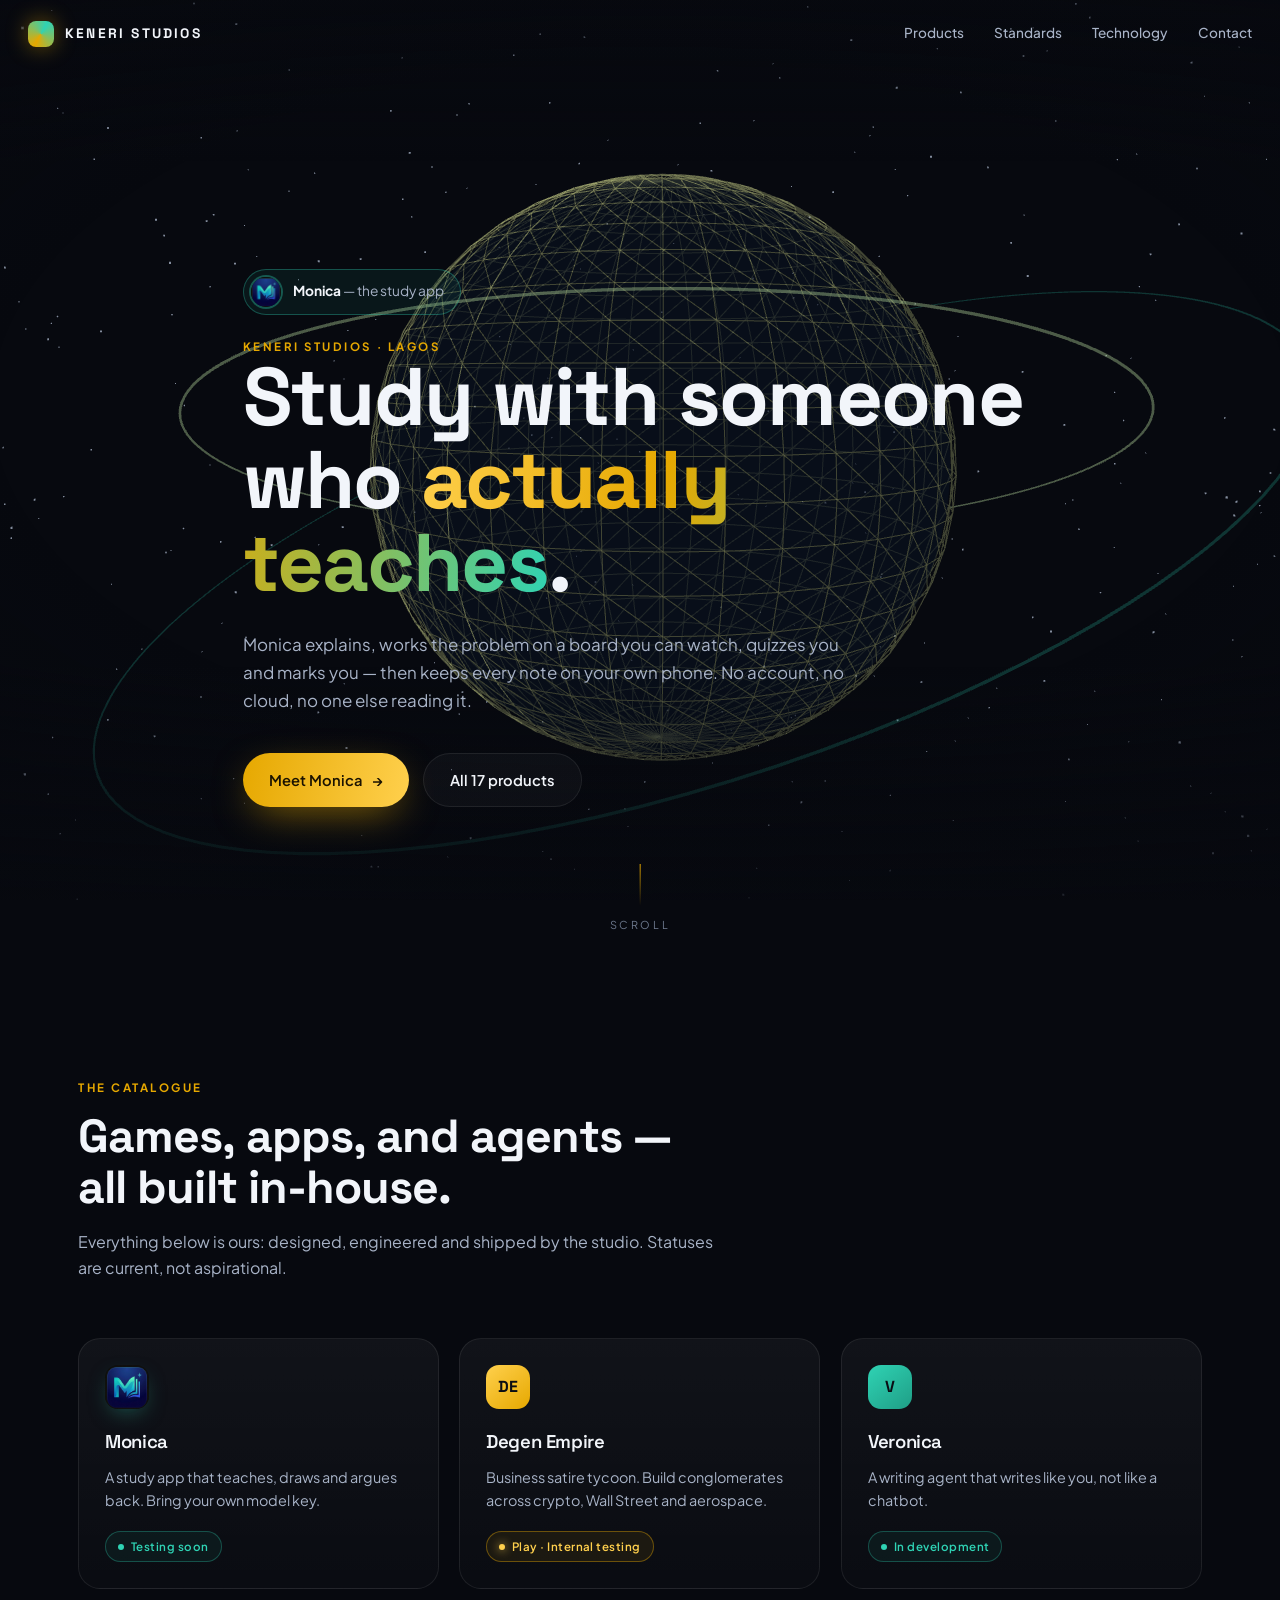
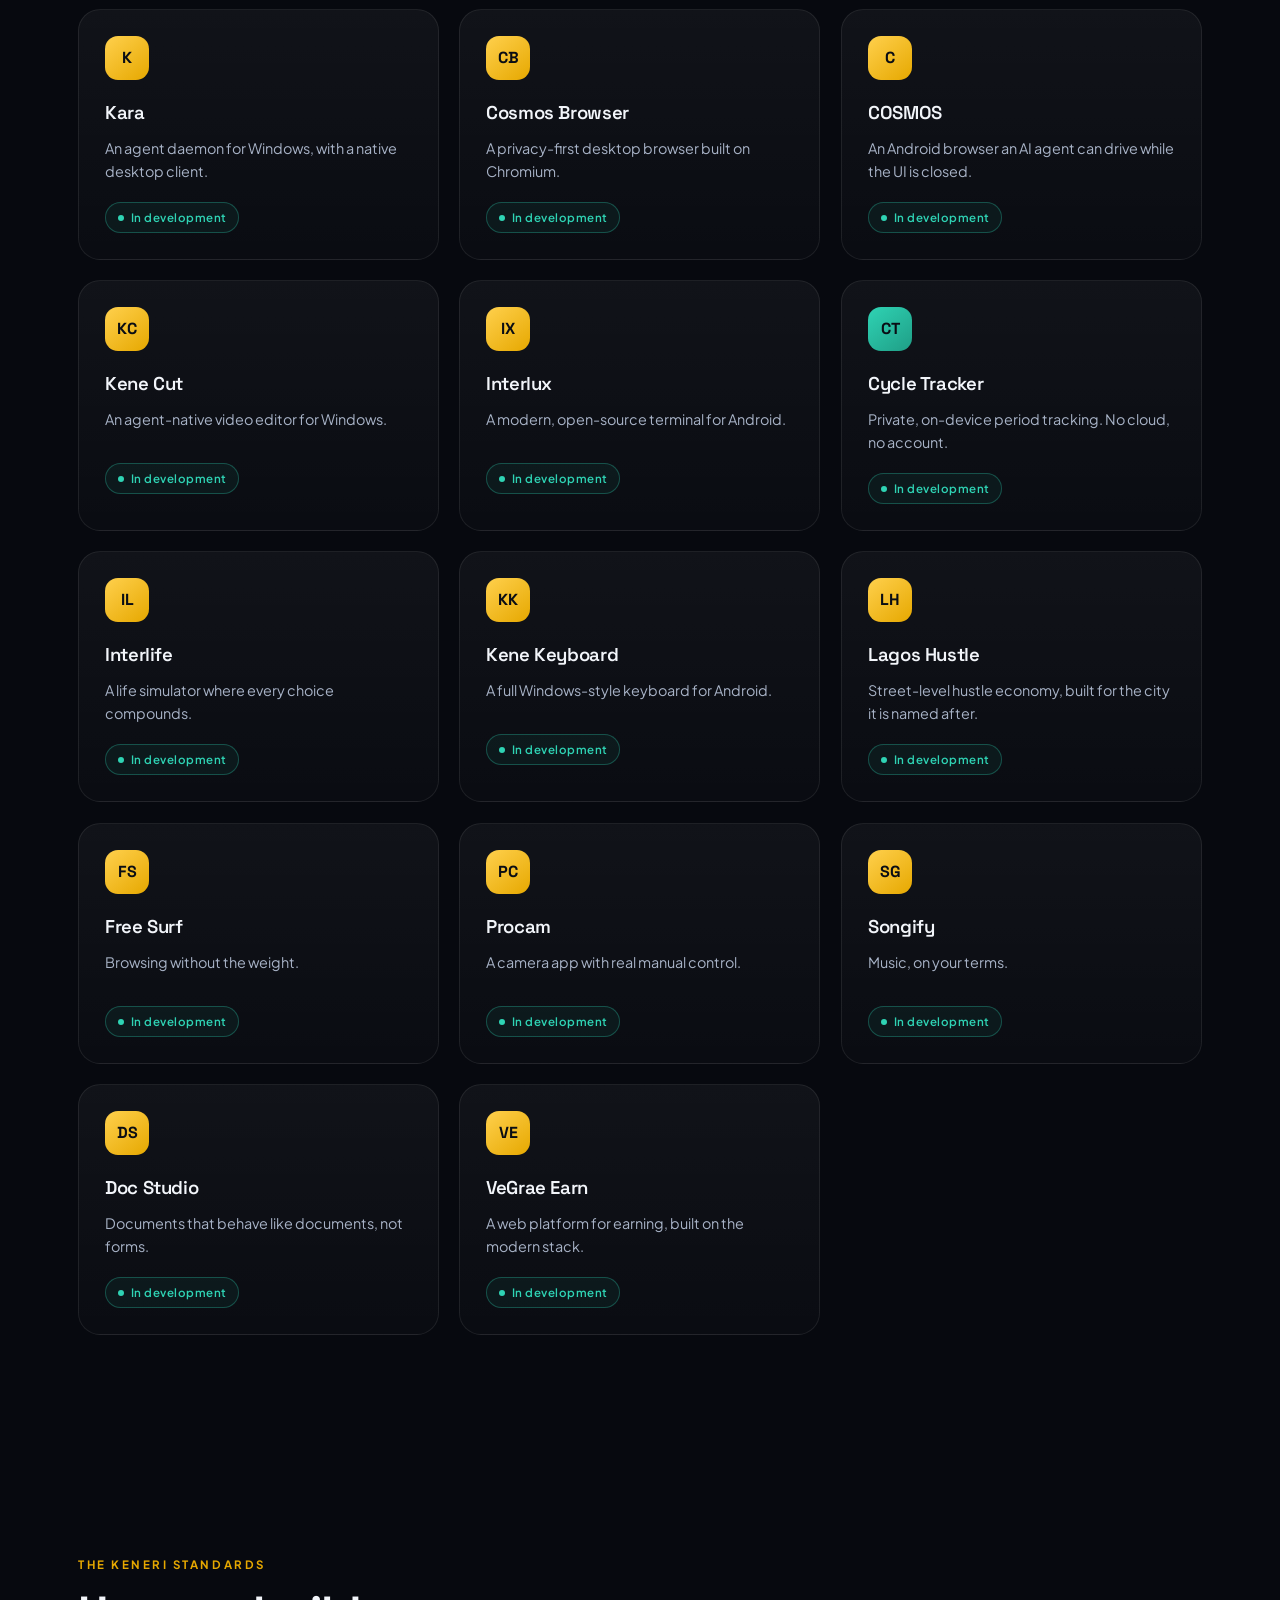
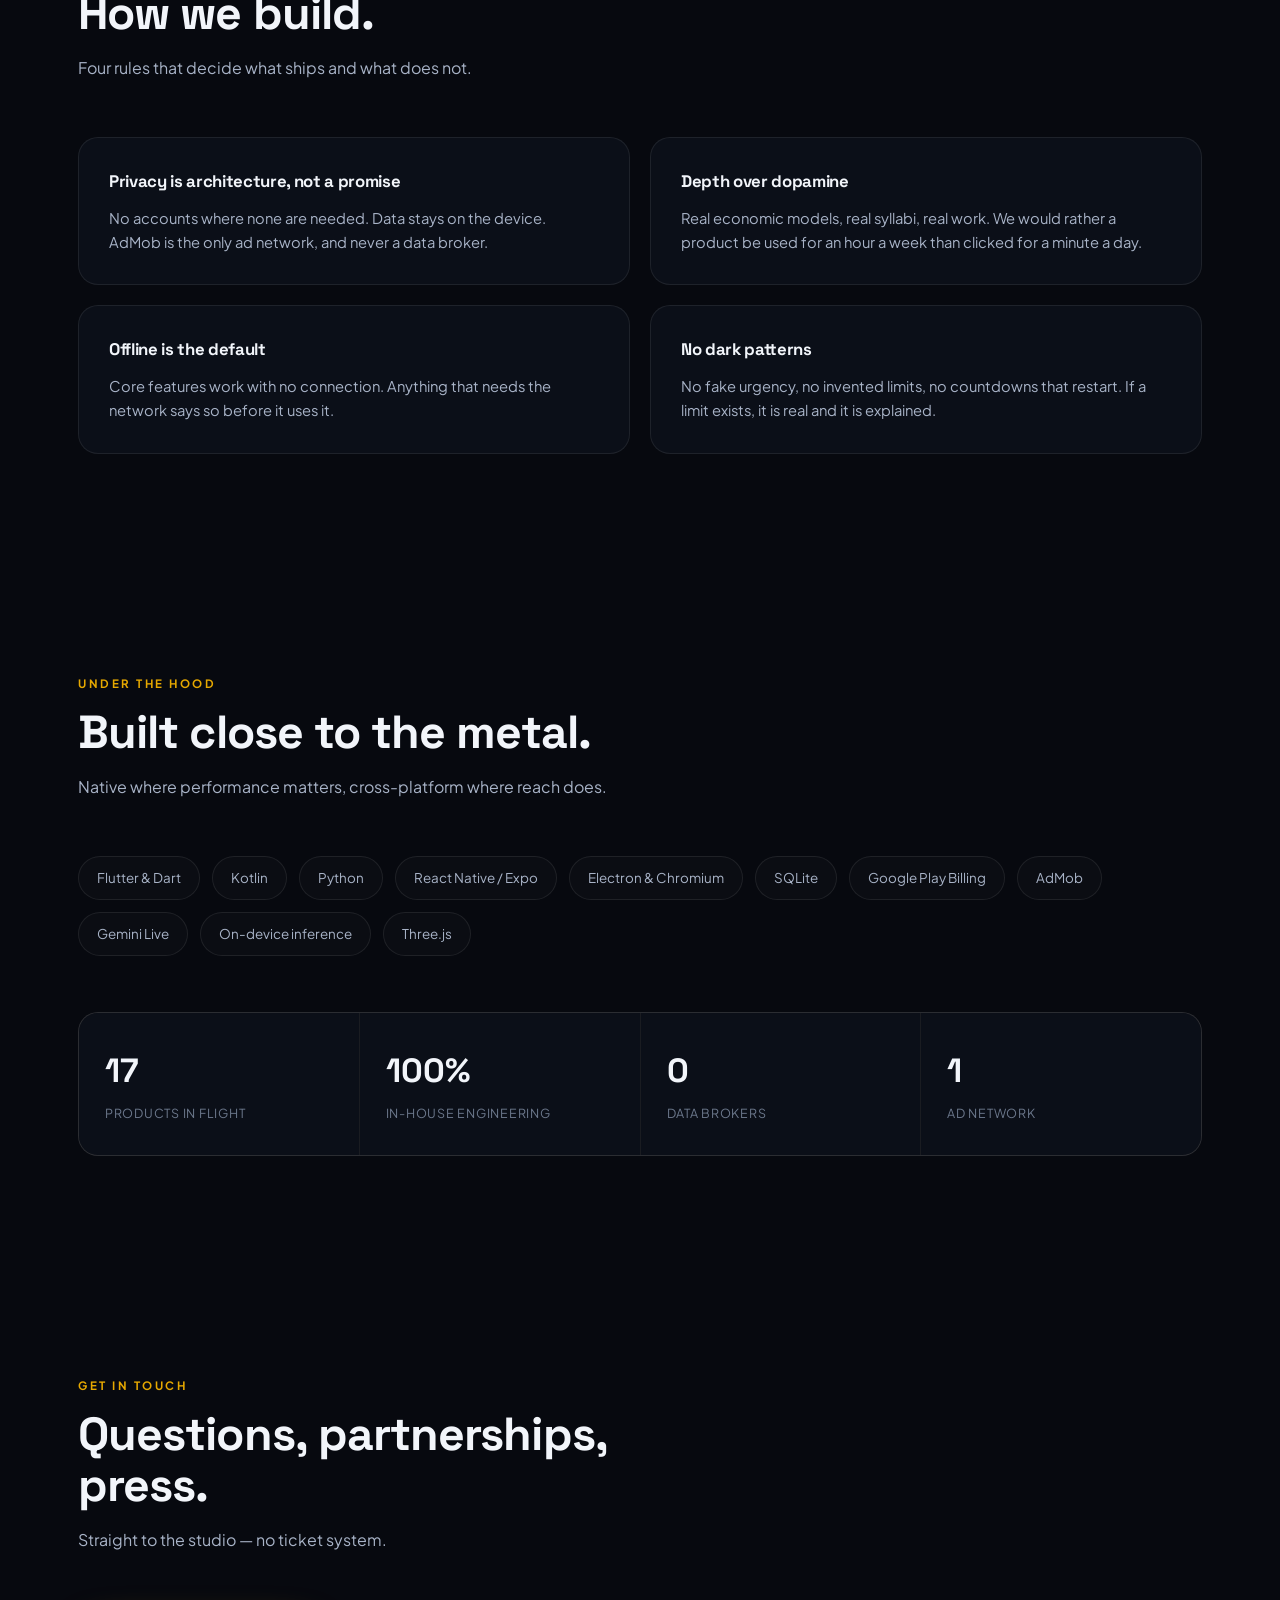
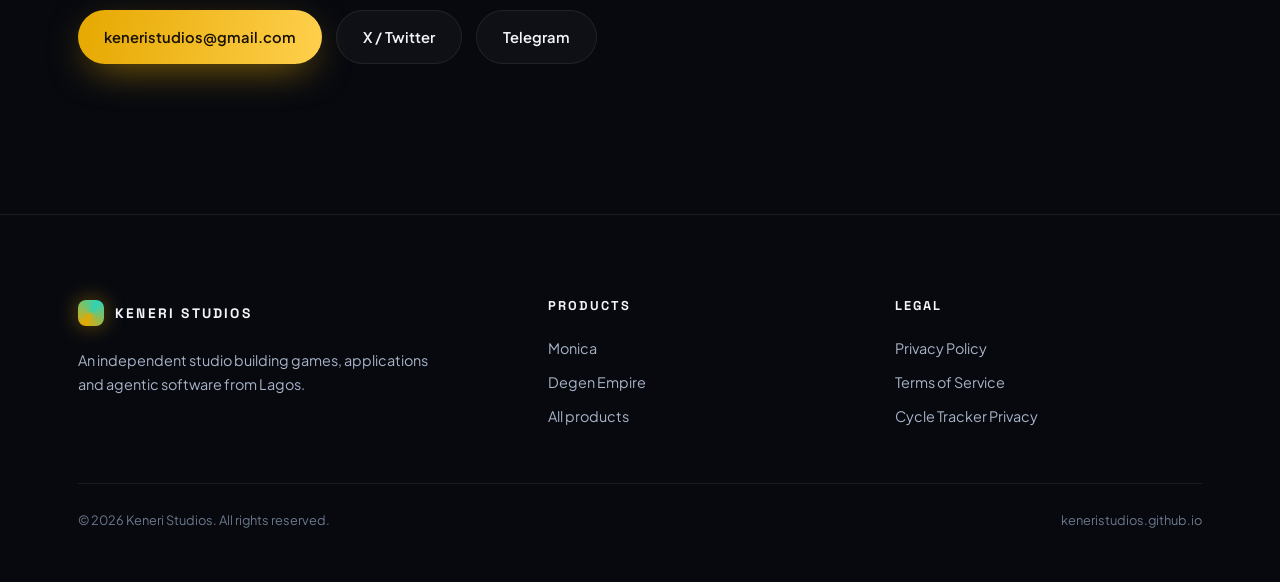
<file: index.html>
<!DOCTYPE html>
<html lang="en">
<head>
<meta charset="UTF-8">
<meta name="viewport" content="width=device-width, initial-scale=1.0">
<title>Keneri Studios — Products People Actually Love to Use</title>
<meta name="description" content="Keneri Studios builds mobile games and applications with real depth: edutainment, agentic tools, and privacy-first software.">
<link rel="preconnect" href="https://fonts.googleapis.com">
<link rel="preconnect" href="https://fonts.gstatic.com" crossorigin>
<link href="https://fonts.googleapis.com/css2?family=Space+Grotesk:wght@400;500;600;700&family=Plus+Jakarta+Sans:wght@300;400;500;600;700;800&display=swap" rel="stylesheet">
<style>
:root{
  --bg:#07090f; --bg-2:#0b0f18; --card:#0e1420; --line:rgba(255,255,255,.08);
  --ink:#f2f5fa; --body:#a8b3c7; --muted:#6c788c;
  --gold:#e6a800; --gold-2:#ffd04d; --teal:#2fd3b4;
  --max:1180px;
}
*{margin:0;padding:0;box-sizing:border-box}
html{scroll-behavior:smooth}
body{
  background:var(--bg); color:var(--body);
  font-family:'Plus Jakarta Sans',system-ui,-apple-system,sans-serif;
  line-height:1.65; overflow-x:hidden;
  -webkit-font-smoothing:antialiased;
}
h1,h2,h3,.mono{font-family:'Space Grotesk',sans-serif;color:var(--ink);letter-spacing:-.02em}
a{color:inherit;text-decoration:none}
.wrap{max-width:var(--max);margin:0 auto;padding:0 28px}
.eyebrow{font-size:.72rem;letter-spacing:.22em;text-transform:uppercase;color:var(--gold);font-weight:700}

/* ---------- nav ---------- */
nav{
  position:fixed;top:0;left:0;right:0;z-index:100;height:68px;
  display:flex;align-items:center;justify-content:space-between;
  padding:0 28px;transition:background .4s,backdrop-filter .4s,border-color .4s;
  border-bottom:1px solid transparent;
}
nav.solid{background:rgba(7,9,15,.72);backdrop-filter:blur(18px) saturate(140%);border-bottom-color:var(--line)}
.brand{display:flex;align-items:center;gap:11px;font-family:'Space Grotesk';font-weight:700;
  letter-spacing:.16em;font-size:.86rem;color:var(--ink)}
.brand i{width:26px;height:26px;border-radius:8px;display:block;
  background:conic-gradient(from 210deg,var(--gold),var(--teal),var(--gold));
  box-shadow:0 0 22px rgba(230,168,0,.45)}
.navlinks{display:flex;gap:30px;font-size:.85rem;font-weight:500}
.navlinks a{color:var(--body);transition:color .25s}
.navlinks a:hover{color:var(--ink)}
@media(max-width:760px){.navlinks{display:none}}

/* ---------- hero ---------- */
/* **The scene is the page, not the header.** It is fixed behind everything and
   driven by scroll, so it keeps moving as the student travels the page instead
   of dying at the fold. */
#scene{position:fixed;inset:0;width:100%;height:100%;display:block;z-index:0}
.veil{position:fixed;inset:0;z-index:0;pointer-events:none;
  /* **Light touch.** The first version anchored an opaque ellipse above the
     viewport, so most of the page was painted solid black and the scene was
     invisible behind it — the hero looked like a flat black page. This is a
     vignette at the edges only; the middle stays clear. */
  background:
    radial-gradient(120% 90% at 50% 45%,rgba(7,9,15,0) 42%,rgba(7,9,15,.62) 100%),
    linear-gradient(180deg,rgba(7,9,15,.45) 0%,rgba(7,9,15,0) 18%,rgba(7,9,15,0) 74%,rgba(7,9,15,.75) 100%)}
nav,header,section,footer{position:relative;z-index:1}
header{min-height:100vh;display:flex;align-items:center;overflow:hidden}
.hero{position:relative;z-index:2;padding:120px 0 80px}
.hero-badge{display:inline-flex;align-items:center;gap:12px;padding:7px 16px 7px 7px;
  border-radius:999px;border:1px solid rgba(47,211,180,.32);background:rgba(47,211,180,.07);
  margin-bottom:22px;font-size:.86rem;color:var(--body)}
.hero-badge img{width:30px;height:30px;border-radius:50%;object-fit:cover;display:block;
  box-shadow:0 0 0 2px rgba(47,211,180,.35)}
.hero-badge b{color:var(--ink);font-weight:700}
.hero h1{font-size:clamp(2.6rem,7vw,5.1rem);line-height:1.02;font-weight:700;max-width:15ch}
.hero h1 em{font-style:normal;
  background:linear-gradient(100deg,var(--gold-2),var(--gold) 40%,var(--teal));
  -webkit-background-clip:text;background-clip:text;color:transparent}
.hero p{margin-top:26px;max-width:52ch;font-size:1.06rem;color:var(--body)}
.cta{display:flex;gap:14px;margin-top:38px;flex-wrap:wrap}
.btn{display:inline-flex;align-items:center;gap:9px;padding:14px 26px;border-radius:999px;
  font-weight:600;font-size:.92rem;border:1px solid var(--line);transition:transform .25s,box-shadow .3s,background .3s}
.btn:hover{transform:translateY(-2px)}
.btn.primary{background:linear-gradient(100deg,var(--gold),var(--gold-2));color:#1a1200;
  border:none;box-shadow:0 12px 40px -12px rgba(230,168,0,.7)}
.btn.ghost{background:rgba(255,255,255,.03);color:var(--ink)}
.btn.ghost:hover{background:rgba(255,255,255,.07)}
.cue{position:absolute;bottom:34px;left:50%;transform:translateX(-50%);z-index:3;
  font-size:.68rem;letter-spacing:.24em;text-transform:uppercase;color:var(--muted);
  display:flex;flex-direction:column;align-items:center;gap:10px}
.cue span{width:1px;height:42px;background:linear-gradient(var(--gold),transparent);animation:drop 2.2s infinite}
@keyframes drop{0%{opacity:0;transform:scaleY(.2)}40%{opacity:1}100%{opacity:0;transform:scaleY(1)}}

/* ---------- sections ---------- */
section{padding:110px 0;position:relative}
.sechead{max-width:640px;margin-bottom:56px}
.sechead h2{font-size:clamp(1.9rem,4vw,2.9rem);font-weight:700;margin-top:14px;line-height:1.1}
.sechead p{margin-top:16px;color:var(--body)}
.reveal{opacity:0;transform:translateY(26px);transition:opacity .8s cubic-bezier(.16,1,.3,1),transform .8s cubic-bezier(.16,1,.3,1)}
.reveal.in{opacity:1;transform:none}

/* ---------- stats ---------- */
.stats{display:grid;grid-template-columns:repeat(4,1fr);gap:1px;background:var(--line);
  border:1px solid var(--line);border-radius:20px;overflow:hidden}
.stat{background:var(--bg-2);padding:30px 26px}
.stat b{display:block;font-family:'Space Grotesk';font-size:2.1rem;color:var(--ink);font-weight:700}
.stat span{font-size:.78rem;color:var(--muted);letter-spacing:.06em}
@media(max-width:760px){.stats{grid-template-columns:repeat(2,1fr)}}

/* ---------- products ---------- */
.grid{display:grid;grid-template-columns:repeat(3,1fr);gap:20px}
@media(max-width:980px){.grid{grid-template-columns:repeat(2,1fr)}}
@media(max-width:640px){.grid{grid-template-columns:1fr}}
.card{
  position:relative;border-radius:22px;padding:26px;background:
    linear-gradient(180deg,rgba(255,255,255,.045),rgba(255,255,255,.015));
  border:1px solid var(--line);overflow:hidden;
  transform-style:preserve-3d;transition:border-color .35s,box-shadow .45s;
  will-change:transform;
}
.card::before{content:'';position:absolute;inset:-1px;border-radius:22px;padding:1px;
  background:linear-gradient(140deg,rgba(230,168,0,.55),transparent 42%,rgba(47,211,180,.45));
  -webkit-mask:linear-gradient(#000 0 0) content-box,linear-gradient(#000 0 0);
  -webkit-mask-composite:xor;mask-composite:exclude;opacity:0;transition:opacity .4s}
.card:hover::before{opacity:1}
.card:hover{box-shadow:0 26px 60px -30px rgba(0,0,0,.9)}
.card .glyph{width:44px;height:44px;border-radius:13px;display:grid;place-items:center;
  font-family:'Space Grotesk';font-weight:700;font-size:1rem;color:#0a0d14;
  background:linear-gradient(140deg,var(--gold-2),var(--gold));margin-bottom:18px}
.card .glyph.t{background:linear-gradient(140deg,var(--teal),#1f9e86)}
.card .glyph.logo{padding:0;overflow:hidden;background:none;box-shadow:0 8px 24px -10px rgba(47,211,180,.6)}
.card .glyph.logo img{width:100%;height:100%;object-fit:cover;display:block}
.card h3{font-size:1.16rem;font-weight:600}
.card p{margin-top:8px;font-size:.9rem;color:var(--body);min-height:2.6em}
.pill{display:inline-flex;align-items:center;gap:7px;margin-top:18px;padding:5px 12px;
  border-radius:999px;font-size:.72rem;font-weight:600;letter-spacing:.04em;
  border:1px solid var(--line);color:var(--muted)}
.pill i{width:6px;height:6px;border-radius:50%;background:var(--muted)}
.pill.live{color:var(--gold-2);border-color:rgba(230,168,0,.4);background:rgba(230,168,0,.08)}
.pill.live i{background:var(--gold-2);box-shadow:0 0 10px var(--gold-2)}
.pill.dev{color:var(--teal);border-color:rgba(47,211,180,.3);background:rgba(47,211,180,.06)}
.pill.dev i{background:var(--teal);animation:pulse 2s infinite}
@keyframes pulse{50%{opacity:.25}}

/* ---------- standards ---------- */
.std{display:grid;grid-template-columns:repeat(2,1fr);gap:20px}
@media(max-width:760px){.std{grid-template-columns:1fr}}
.std .item{padding:30px;border-radius:20px;border:1px solid var(--line);background:var(--bg-2)}
.std .item h3{font-size:1.05rem;margin-bottom:10px}
.std .item p{font-size:.92rem}

/* ---------- tech ---------- */
.tech{display:flex;flex-wrap:wrap;gap:12px}
.tech span{padding:10px 18px;border-radius:999px;border:1px solid var(--line);
  font-size:.84rem;color:var(--body);background:rgba(255,255,255,.02);transition:.3s}
.tech span:hover{color:var(--ink);border-color:rgba(230,168,0,.4)}

/* ---------- footer ---------- */
footer{padding:80px 0 50px;border-top:1px solid var(--line);margin-top:40px}
.fgrid{display:grid;grid-template-columns:1.4fr 1fr 1fr;gap:40px}
@media(max-width:760px){.fgrid{grid-template-columns:1fr}}
footer h4{font-family:'Space Grotesk';color:var(--ink);font-size:.8rem;letter-spacing:.16em;
  text-transform:uppercase;margin-bottom:16px}
footer a{display:block;color:var(--body);font-size:.9rem;padding:5px 0;transition:color .25s}
footer a:hover{color:var(--gold-2)}
.legal{margin-top:50px;padding-top:26px;border-top:1px solid var(--line);
  display:flex;justify-content:space-between;gap:16px;flex-wrap:wrap;font-size:.8rem;color:var(--muted)}
@media(prefers-reduced-motion:reduce){
  *{animation:none!important;transition:none!important}
  .reveal{opacity:1;transform:none}
}
</style>
</head>
<body>

<canvas id="scene" aria-hidden="true"></canvas>
<div class="veil" aria-hidden="true"></div>

<nav id="nav">
  <a class="brand" href="#top"><i></i>KENERI STUDIOS</a>
  <div class="navlinks">
    <a href="#products">Products</a>
    <a href="#standards">Standards</a>
    <a href="#tech">Technology</a>
    <a href="#contact">Contact</a>
  </div>
</nav>

<header id="top">
  <div class="wrap hero">
    <!-- **Monica is the face of the studio now.** Boss, 2026-11-02: the site led
         with Degen Empire; the study app is the product the studio is known for,
         so it opens the page and the game sits in the catalogue with the rest. -->
    <div class="hero-badge reveal">
      <img src="assets/monica-logo.jpg" alt="Monica">
      <span><b>Monica</b> — the study app</span>
    </div>
    <div class="eyebrow reveal">Keneri Studios · Lagos</div>
    <h1 class="reveal">Study with someone who <em>actually teaches</em>.</h1>
    <p class="reveal">Monica explains, works the problem on a board you can watch, quizzes you and marks you — then keeps every note on your own phone. No account, no cloud, no one else reading it.</p>
    <div class="cta reveal">
      <a class="btn primary" href="product.html?app=monica">Meet Monica <span aria-hidden="true">→</span></a>
      <a class="btn ghost" href="#products">All 17 products</a>
    </div>
  </div>
  <div class="cue"><span></span>Scroll</div>
</header>

<section id="products">
  <div class="wrap">
    <div class="sechead reveal">
      <div class="eyebrow">The catalogue</div>
      <h2>Games, apps, and agents — all built in-house.</h2>
      <p>Everything below is ours: designed, engineered and shipped by the studio. Statuses are current, not aspirational.</p>
    </div>

    <div class="grid">

      <div class="card reveal">
        <div class="glyph logo"><img src="assets/monica-logo.jpg" alt="Monica" loading="lazy"></div>
        <h3>Monica</h3>
        <p>A study app that teaches, draws and argues back. Bring your own model key.</p>
        <div class="pill dev"><i></i>Testing soon</div>
      </div>

      <a class="card reveal" href="product.html?app=degen-empire">
        <div class="glyph">DE</div>
        <h3>Degen Empire</h3>
        <p>Business satire tycoon. Build conglomerates across crypto, Wall Street and aerospace.</p>
        <div class="pill live"><i></i>Play · Internal testing</div>
      </a>

      <div class="card reveal">
        <div class="glyph t">V</div>
        <h3>Veronica</h3>
        <p>A writing agent that writes like you, not like a chatbot.</p>
        <div class="pill dev"><i></i>In development</div>
      </div>

      <div class="card reveal">
        <div class="glyph">K</div>
        <h3>Kara</h3>
        <p>An agent daemon for Windows, with a native desktop client.</p>
        <div class="pill dev"><i></i>In development</div>
      </div>

      <div class="card reveal">
        <div class="glyph">CB</div>
        <h3>Cosmos Browser</h3>
        <p>A privacy-first desktop browser built on Chromium.</p>
        <div class="pill dev"><i></i>In development</div>
      </div>

      <div class="card reveal">
        <div class="glyph">C</div>
        <h3>COSMOS</h3>
        <p>An Android browser an AI agent can drive while the UI is closed.</p>
        <div class="pill dev"><i></i>In development</div>
      </div>

      <div class="card reveal">
        <div class="glyph">KC</div>
        <h3>Kene Cut</h3>
        <p>An agent-native video editor for Windows.</p>
        <div class="pill dev"><i></i>In development</div>
      </div>

      <div class="card reveal">
        <div class="glyph">IX</div>
        <h3>Interlux</h3>
        <p>A modern, open-source terminal for Android.</p>
        <div class="pill dev"><i></i>In development</div>
      </div>

      <div class="card reveal">
        <div class="glyph t">CT</div>
        <h3>Cycle Tracker</h3>
        <p>Private, on-device period tracking. No cloud, no account.</p>
        <div class="pill dev"><i></i>In development</div>
      </div>

      <div class="card reveal">
        <div class="glyph">IL</div>
        <h3>Interlife</h3>
        <p>A life simulator where every choice compounds.</p>
        <div class="pill dev"><i></i>In development</div>
      </div>

      <div class="card reveal">
        <div class="glyph">KK</div>
        <h3>Kene Keyboard</h3>
        <p>A full Windows-style keyboard for Android.</p>
        <div class="pill dev"><i></i>In development</div>
      </div>

      <div class="card reveal">
        <div class="glyph">LH</div>
        <h3>Lagos Hustle</h3>
        <p>Street-level hustle economy, built for the city it is named after.</p>
        <div class="pill dev"><i></i>In development</div>
      </div>

      <div class="card reveal">
        <div class="glyph">FS</div>
        <h3>Free Surf</h3>
        <p>Browsing without the weight.</p>
        <div class="pill dev"><i></i>In development</div>
      </div>

      <div class="card reveal">
        <div class="glyph">PC</div>
        <h3>Procam</h3>
        <p>A camera app with real manual control.</p>
        <div class="pill dev"><i></i>In development</div>
      </div>

      <div class="card reveal">
        <div class="glyph">SG</div>
        <h3>Songify</h3>
        <p>Music, on your terms.</p>
        <div class="pill dev"><i></i>In development</div>
      </div>

      <div class="card reveal">
        <div class="glyph">DS</div>
        <h3>Doc Studio</h3>
        <p>Documents that behave like documents, not forms.</p>
        <div class="pill dev"><i></i>In development</div>
      </div>

      <div class="card reveal">
        <div class="glyph">VE</div>
        <h3>VeGrae Earn</h3>
        <p>A web platform for earning, built on the modern stack.</p>
        <div class="pill dev"><i></i>In development</div>
      </div>

    </div>
  </div>
</section>

<section id="standards">
  <div class="wrap">
    <div class="sechead reveal">
      <div class="eyebrow">The Keneri standards</div>
      <h2>How we build.</h2>
      <p>Four rules that decide what ships and what does not.</p>
    </div>
    <div class="std">
      <div class="item reveal">
        <h3>Privacy is architecture, not a promise</h3>
        <p>No accounts where none are needed. Data stays on the device. AdMob is the only ad network, and never a data broker.</p>
      </div>
      <div class="item reveal">
        <h3>Depth over dopamine</h3>
        <p>Real economic models, real syllabi, real work. We would rather a product be used for an hour a week than clicked for a minute a day.</p>
      </div>
      <div class="item reveal">
        <h3>Offline is the default</h3>
        <p>Core features work with no connection. Anything that needs the network says so before it uses it.</p>
      </div>
      <div class="item reveal">
        <h3>No dark patterns</h3>
        <p>No fake urgency, no invented limits, no countdowns that restart. If a limit exists, it is real and it is explained.</p>
      </div>
    </div>
  </div>
</section>

<section id="tech">
  <div class="wrap">
    <div class="sechead reveal">
      <div class="eyebrow">Under the hood</div>
      <h2>Built close to the metal.</h2>
      <p>Native where performance matters, cross-platform where reach does.</p>
    </div>
    <div class="tech reveal">
      <span>Flutter &amp; Dart</span><span>Kotlin</span><span>Python</span>
      <span>React Native / Expo</span><span>Electron &amp; Chromium</span>
      <span>SQLite</span><span>Google Play Billing</span><span>AdMob</span>
      <span>Gemini Live</span><span>On-device inference</span><span>Three.js</span>
    </div>
    <div class="stats reveal" style="margin-top:56px">
      <div class="stat"><b>17</b><span>PRODUCTS IN FLIGHT</span></div>
      <div class="stat"><b>100%</b><span>IN-HOUSE ENGINEERING</span></div>
      <div class="stat"><b>0</b><span>DATA BROKERS</span></div>
      <div class="stat"><b>1</b><span>AD NETWORK</span></div>
    </div>
  </div>
</section>

<section id="contact">
  <div class="wrap">
    <div class="sechead reveal">
      <div class="eyebrow">Get in touch</div>
      <h2>Questions, partnerships, press.</h2>
      <p>Straight to the studio — no ticket system.</p>
    </div>
    <div class="cta reveal">
      <a class="btn primary" href="mailto:keneristudios@gmail.com">keneristudios@gmail.com</a>
      <a class="btn ghost" href="https://x.com/keneristudios" target="_blank" rel="noopener">X / Twitter</a>
      <a class="btn ghost" href="https://t.me/keneristudios" target="_blank" rel="noopener">Telegram</a>
    </div>
  </div>
</section>

<footer>
  <div class="wrap">
    <div class="fgrid">
      <div>
        <a class="brand" href="#top" style="margin-bottom:18px"><i></i>KENERI STUDIOS</a>
        <p style="font-size:.9rem;max-width:34ch">An independent studio building games, applications and agentic software from Lagos.</p>
      </div>
      <div>
        <h4>Products</h4>
        <a href="product.html?app=monica">Monica</a>
        <a href="product.html?app=degen-empire">Degen Empire</a>
        <a href="#products">All products</a>
      </div>
      <div>
        <h4>Legal</h4>
        <a href="privacy-policy.html">Privacy Policy</a>
        <a href="terms.html">Terms of Service</a>
        <a href="privacy-cycle-tracker.html">Cycle Tracker Privacy</a>
      </div>
    </div>
    <div class="legal">
      <span>© 2026 Keneri Studios. All rights reserved.</span>
      <span>keneristudios.github.io</span>
    </div>
  </div>
</footer>

<script type="importmap">
{ "imports": { "three": "./assets/three.module.js" } }
</script>
<script type="module">
import * as THREE from 'three';

/* ---------- nav ---------- */
const nav = document.getElementById('nav');
const onScroll = () => nav.classList.toggle('solid', window.scrollY > 24);
onScroll(); addEventListener('scroll', onScroll, { passive: true });

/* ---------- reveal on scroll ---------- */
const io = new IntersectionObserver((entries) => {
  entries.forEach((e) => {
    if (e.isIntersecting) { e.target.classList.add('in'); io.unobserve(e.target); }
  });
}, { threshold: 0.12, rootMargin: '0px 0px -60px 0px' });
document.querySelectorAll('.reveal').forEach((el, i) => {
  el.style.transitionDelay = (i % 6) * 70 + 'ms';
  io.observe(el);
});

/* ---------- card tilt ---------- */
const reduce = matchMedia('(prefers-reduced-motion: reduce)').matches;
if (!reduce) {
  document.querySelectorAll('.card').forEach((card) => {
    card.addEventListener('pointermove', (ev) => {
      const r = card.getBoundingClientRect();
      const px = (ev.clientX - r.left) / r.width - 0.5;
      const py = (ev.clientY - r.top) / r.height - 0.5;
      card.style.transform = `perspective(900px) rotateY(${px * 7}deg) rotateX(${-py * 7}deg) translateY(-4px)`;
    });
    card.addEventListener('pointerleave', () => { card.style.transform = ''; });
  });
}

/* ---------- hero scene ---------- */
const canvas = document.getElementById('scene');
/* **The scene always renders.** It used to be wrapped in `!reduce`, so a machine
   with "show animations" switched off — which is the boss's — got no 3D at all
   and a flat black page. Reduced motion now means a STILL planet, not no planet:
   one frame is drawn, and nothing moves. */
if (canvas) {
  const renderer = new THREE.WebGLRenderer({ canvas, antialias: true, alpha: true });
  renderer.setPixelRatio(Math.min(devicePixelRatio, 2));
  const scene = new THREE.Scene();
  const camera = new THREE.PerspectiveCamera(52, 1, 0.1, 100);
  camera.position.z = 6.4;

  const gold = new THREE.Color('#e6a800');
  const teal = new THREE.Color('#2fd3b4');

  /* **A planet, not a polygon.** Boss, 2026-11-02: *"a build, universe, planet
     earth or something, make the website alive"*. A wireframe globe with orbit
     rings and a starfield behind it — a world being worked on, which is what a
     studio is. */
  const R = 2.35;
  const globeMat = new THREE.LineBasicMaterial({
    color: gold.clone(), transparent: true, opacity: 0.34
  });
  const globe = new THREE.LineSegments(
    new THREE.WireframeGeometry(new THREE.SphereGeometry(R, 40, 26)),
    globeMat
  );
  scene.add(globe);

  // A dim inner shell: gives the sphere volume without hiding the far side.
  const shellMat = new THREE.MeshBasicMaterial({
    color: 0x0a1220, transparent: true, opacity: 0.6
  });
  const shell = new THREE.Mesh(new THREE.SphereGeometry(R * 0.985, 32, 24), shellMat);
  scene.add(shell);

  // Two tilted orbit rings.
  const ringMat = new THREE.MeshBasicMaterial({
    color: teal.clone(), transparent: true, opacity: 0.45
  });
  const ringA = new THREE.Mesh(new THREE.TorusGeometry(R * 1.55, 0.008, 8, 160), ringMat);
  ringA.rotation.x = Math.PI * 0.42;
  ringA.rotation.z = 0.35;
  scene.add(ringA);

  const ringB = new THREE.Mesh(new THREE.TorusGeometry(R * 1.9, 0.006, 8, 160), ringMat.clone());
  ringB.material.opacity = 0.22;
  ringB.rotation.x = Math.PI * 0.58;
  ringB.rotation.y = 0.5;
  scene.add(ringB);

  // The universe behind it: stars on a shell, not a flat cloud.
  const N = 2600;
  const pos = new Float32Array(N * 3);
  for (let i = 0; i < N; i++) {
    const r = 12 + Math.random() * 26;
    const th = Math.random() * Math.PI * 2;
    const ph = Math.acos(2 * Math.random() - 1);
    pos[i * 3] = r * Math.sin(ph) * Math.cos(th);
    pos[i * 3 + 1] = r * Math.cos(ph);
    pos[i * 3 + 2] = r * Math.sin(ph) * Math.sin(th);
  }
  const starGeo = new THREE.BufferGeometry();
  starGeo.setAttribute('position', new THREE.BufferAttribute(pos, 3));
  const stars = new THREE.Points(starGeo, new THREE.PointsMaterial({
    color: 0xb9c7dc, size: 0.075, transparent: true, opacity: 0.7
  }));
  scene.add(stars);

  let mx = 0, my = 0, tx = 0, ty = 0;
  addEventListener('pointermove', (e) => {
    tx = (e.clientX / innerWidth - 0.5) * 2;
    ty = (e.clientY / innerHeight - 0.5) * 2;
  });

  /* **Scroll is the second input.** The scene turns, drifts and re-colours as the
     page is travelled, so it reads as one continuous space rather than a hero
     effect that stops at the fold. Smoothed, because raw scroll is jumpy. */
  let sp = 0, spT = 0;
  const readScroll = () => {
    const max = document.documentElement.scrollHeight - innerHeight;
    spT = max > 0 ? Math.min(1, Math.max(0, scrollY / max)) : 0;
  };
  readScroll();
  addEventListener('scroll', readScroll, { passive: true });
  addEventListener('resize', readScroll);

  const resize = () => {
    const w = canvas.clientWidth, h = canvas.clientHeight;
    renderer.setSize(w, h, false);
    camera.aspect = w / h; camera.updateProjectionMatrix();
  };
  addEventListener('resize', resize); resize();

  const clock = new THREE.Clock();

  // Reduced motion: draw it once, hold it. A still globe is still a globe.
  if (reduce) {
    globe.rotation.y = 0.6;
    globe.rotation.x = -0.18;
    shell.rotation.copy(globe.rotation);
    ringA.rotation.z = 0.35;
    renderer.render(scene, camera);
    addEventListener('resize', () => { resize(); renderer.render(scene, camera); });
  } else renderer.setAnimationLoop(() => {
    if (document.hidden) return;
    const t = clock.getElapsedTime();
    mx += (tx - mx) * 0.045; my += (ty - my) * 0.045;
    sp += (spT - sp) * 0.06;

    // Gold at the top of the page, teal through the middle, gold again at the end.
    const k = Math.sin(sp * Math.PI);
    globeMat.color.copy(gold).lerp(teal, k);
    ringMat.color.copy(teal).lerp(gold, k);

    globe.rotation.y = t * 0.12 + sp * 3.4 + mx * 0.45;
    globe.rotation.x = my * 0.22 + sp * 0.5;
    shell.rotation.copy(globe.rotation);

    ringA.rotation.z = 0.35 + t * 0.06;
    ringB.rotation.y = 0.5 - t * 0.05;

    // Shrinks and drifts aside as the page fills with content.
    const s = 1 - 0.22 * sp;
    globe.scale.setScalar(s);
    shell.scale.setScalar(s);
    ringA.scale.setScalar(s);
    ringB.scale.setScalar(s);

    const gx = mx * 1.1 + sp * 1.2;
    const gy = -my * 0.7 - sp * 0.9;
    globe.position.set(gx, gy, 0);
    shell.position.copy(globe.position);
    ringA.position.copy(globe.position);
    ringB.position.copy(globe.position);

    stars.rotation.y = t * 0.012 + mx * 0.08 + sp * 0.35;

    camera.position.x = mx * 0.28;
    camera.position.y = -my * 0.2 + sp * 0.5;
    camera.position.z = 7.2 + sp * 2.2;
    camera.lookAt(0, 0, 0);

    renderer.render(scene, camera);
  });
}
</script>

<script>
/* **Every card is a door.** The catalogue lives in assets/products.js, so a card
   opens product.html with its id — a new app is one entry in the map, not a new
   page to maintain. The Degen Empire card is already an anchor; the rest are
   divs and get a click handler. */
(function () {
  var IDS = {
    "Monica": "monica",
    "Degen Empire": "degen-empire",
    "Veronica": "veronica",
    "Kara": "kara",
    "Cosmos Browser": "cosmos-browser",
    "COSMOS": "cosmos",
    "Kene Cut": "kene-cut",
    "Interlux": "interlux",
    "Cycle Tracker": "cycle-tracker",
    "Interlife": "interlife",
    "Kene Keyboard": "kene-keyboard",
    "Lagos Hustle": "lagos-hustle",
    "Free Surf": "free-surf",
    "Procam": "procam",
    "Songify": "songify",
    "Doc Studio": "doc-studio",
    "VeGrae Earn": "vegrae-earn"
  };
  document.querySelectorAll('.card').forEach(function (c) {
    var h = c.querySelector('h3');
    if (!h) return;
    var id = IDS[h.textContent.trim()];
    if (!id) return;
    var url = 'product.html?app=' + id;
    if (c.tagName === 'A') { c.setAttribute('href', url); }
    else {
      c.style.cursor = 'pointer';
      c.setAttribute('role', 'link');
      c.setAttribute('tabindex', '0');
      c.addEventListener('click', function () { location.href = url; });
      c.addEventListener('keydown', function (e) {
        if (e.key === 'Enter' || e.key === ' ') { location.href = url; }
      });
    }
  });
})();
</script>
</body>
</html>
</file>
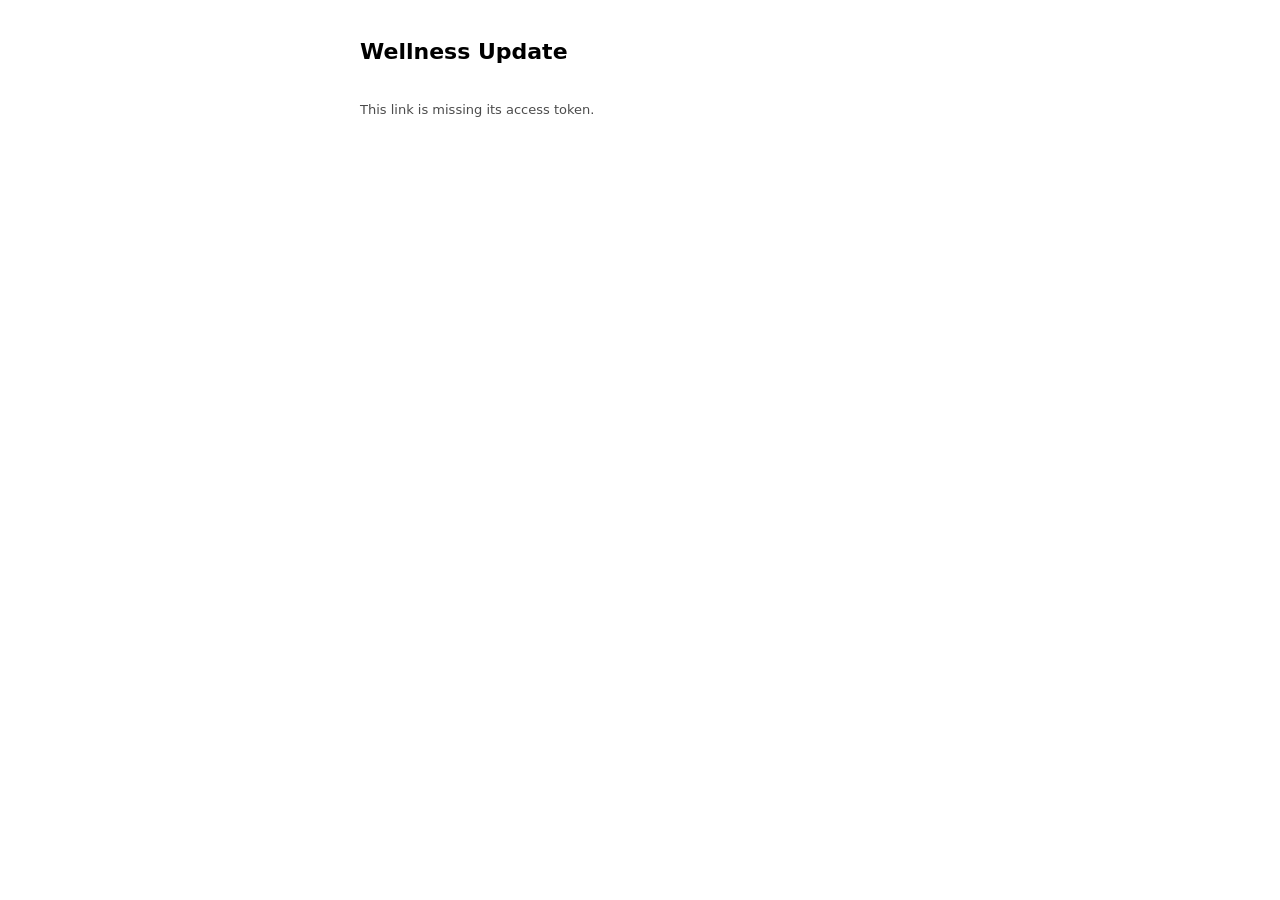
<file: partner-share/index.html>
<!DOCTYPE html>
<!--
  Partner live-share viewer (improvement #7) — read-only, no app needed.

  HOSTING: copy this file to the static host behind `partnerViewerBaseUrl`
  in lib/services/partner_link.dart (currently
  https://keneristudios.github.io/partner-share/ as index.html), so a link
  looks like https://keneristudios.github.io/partner-share/#t=<token>.

  PRIVACY / DISCREET NOTES (do not weaken these):
  - The token travels in the URL *fragment* (#t=…): fragments are never
    sent to the server, so the token stays out of access logs.
  - Title, og: tags and all visible copy use generic "wellness" wording
    only — nothing explicit, so chat-link previews stay discreet.
  - This page READS one row from `partner_shares` by token via the public
    anon key (public by design). RLS on the table only serves rows that
    are unrevoked and unexpired. No auth, no writes, no tracking scripts.

  APPLY THE SQL FIRST: supabase/partner_shares.sql (table + RLS policies).
-->
<html lang="en">
<head>
<meta charset="utf-8">
<meta name="viewport" content="width=device-width, initial-scale=1">
<title>Wellness Update</title>
<meta name="description" content="A private wellness update shared with you.">
<meta property="og:title" content="Wellness update">
<meta property="og:description" content="Someone shared a private wellness update with you.">
<meta property="og:type" content="website">
<style>
  :root { color-scheme: light dark; }
  body { font-family: system-ui, -apple-system, sans-serif; margin: 0;
         padding: 24px 16px; max-width: 560px; margin-inline: auto; }
  .card { border: 1px solid #ccc; border-radius: 12px; padding: 16px;
          margin-bottom: 12px; }
  .row { display: flex; gap: 8px; padding: 4px 0; }
  .row b { min-width: 130px; }
  h1 { font-size: 22px; }
  h2 { font-size: 16px; margin: 12px 0 4px; }
  ul { margin: 4px 0; padding-left: 20px; }
  .muted { opacity: .7; font-size: 13px; }
  #status { padding: 24px 0; }
</style>
</head>
<body>
<h1>Wellness Update</h1>
<div id="status" class="muted">Loading…</div>
<div id="view" hidden>
  <div class="card">
    <div class="row"><b>Status</b><span id="f-phase">—</span></div>
    <div class="row"><b>Next window</b><span id="f-next">—</span></div>
    <div class="row"><b>Peak window</b><span id="f-fert">—</span></div>
    <div class="row"><b>Confidence</b><span id="f-conf">—</span></div>
    <div class="row"><b>Valid until</b><span id="f-exp">—</span></div>
  </div>
  <div class="card" id="c-starts" hidden>
    <h2>Recent</h2><ul id="f-starts"></ul>
  </div>
  <div class="card" id="c-symptoms" hidden>
    <h2>Notes</h2><ul id="f-symptoms"></ul>
  </div>
  <div class="card" id="c-insights" hidden>
    <h2>Insights</h2><ul id="f-insights"></ul>
  </div>
  <p class="muted">Read-only. Shared privately — the link stops working when
  it expires or is revoked.</p>
</div>
<script>
(function () {
  // Same project as the app's community backend.
  var SUPABASE_URL = 'https://efrgznhjeozhwpwbgzqo.supabase.co';
  var ANON_KEY = 'sb_publishable_wTSpcYyVCN4X6XuF7CTl4g_bZs0FQEH';

  var statusEl = document.getElementById('status');
  var viewEl = document.getElementById('view');

  function fail(msg) { statusEl.textContent = msg; }

  // Token from the fragment only (#t=…), never from query params.
  var m = /#t=([A-Za-z0-9_-]+)/.exec(location.hash || '');
  if (!m) { fail('This link is missing its access token.'); return; }
  var token = m[1];

  function esc(s) {
    return String(s).replace(/[&<>"']/g, function (c) {
      return { '&': '&amp;', '<': '&lt;', '>': '&gt;',
               '"': '&quot;', "'": '&#39;' }[c];
    });
  }

  // Discreet phase wording mirrors the app's discreet mode.
  function phaseLabel(p) {
    switch ((p || '').toLowerCase()) {
      case 'menstrual': return 'Phase A';
      case 'follicular': return 'Phase B';
      case 'ovulation': return 'Phase C (Peak)';
      case 'luteal': return 'Phase D';
      default: return 'Phase D';
    }
  }

  fetch(SUPABASE_URL + '/rest/v1/partner_shares?token=eq.' +
        encodeURIComponent(token) + '&select=payload,expires_at,revoked',
    { headers: { 'apikey': ANON_KEY, 'Authorization': 'Bearer ' + ANON_KEY } })
    .then(function (r) {
      if (!r.ok) throw new Error('http ' + r.status);
      return r.json();
    })
    .then(function (rows) {
      if (!rows || !rows.length) throw new Error('empty');
      var row = rows[0];
      if (row.revoked) throw new Error('revoked');
      if (new Date(row.expires_at).getTime() < Date.now()) {
        throw new Error('expired');
      }
      var p = row.payload || {};
      document.getElementById('f-phase').textContent =
        phaseLabel(p.phase) +
        (p.cycleDay ? ' \u2022 Day ' + p.cycleDay : '');
      document.getElementById('f-next').textContent = p.next || '—';
      document.getElementById('f-fert').textContent = p.fert || '—';
      document.getElementById('f-conf').textContent = p.conf || '—';
      document.getElementById('f-exp').textContent = p.exp || '—';
      fill('starts', p.starts);
      fill('symptoms', p.symptoms);
      fill('insights', p.insights);
      statusEl.hidden = true;
      viewEl.hidden = false;
    })
    .catch(function (e) {
      fail(e && e.message === 'expired'
        ? 'This link has expired.'
        : 'This link is no longer valid (it may have been revoked).');
    });

  function fill(name, items) {
    if (!items || !items.length) return;
    var ul = document.getElementById('f-' + name);
    ul.innerHTML = items.map(function (s) {
      return '<li>' + esc(s) + '</li>';
    }).join('');
    document.getElementById('c-' + name).hidden = false;
  }
})();
</script>
</body>
</html>
</file>
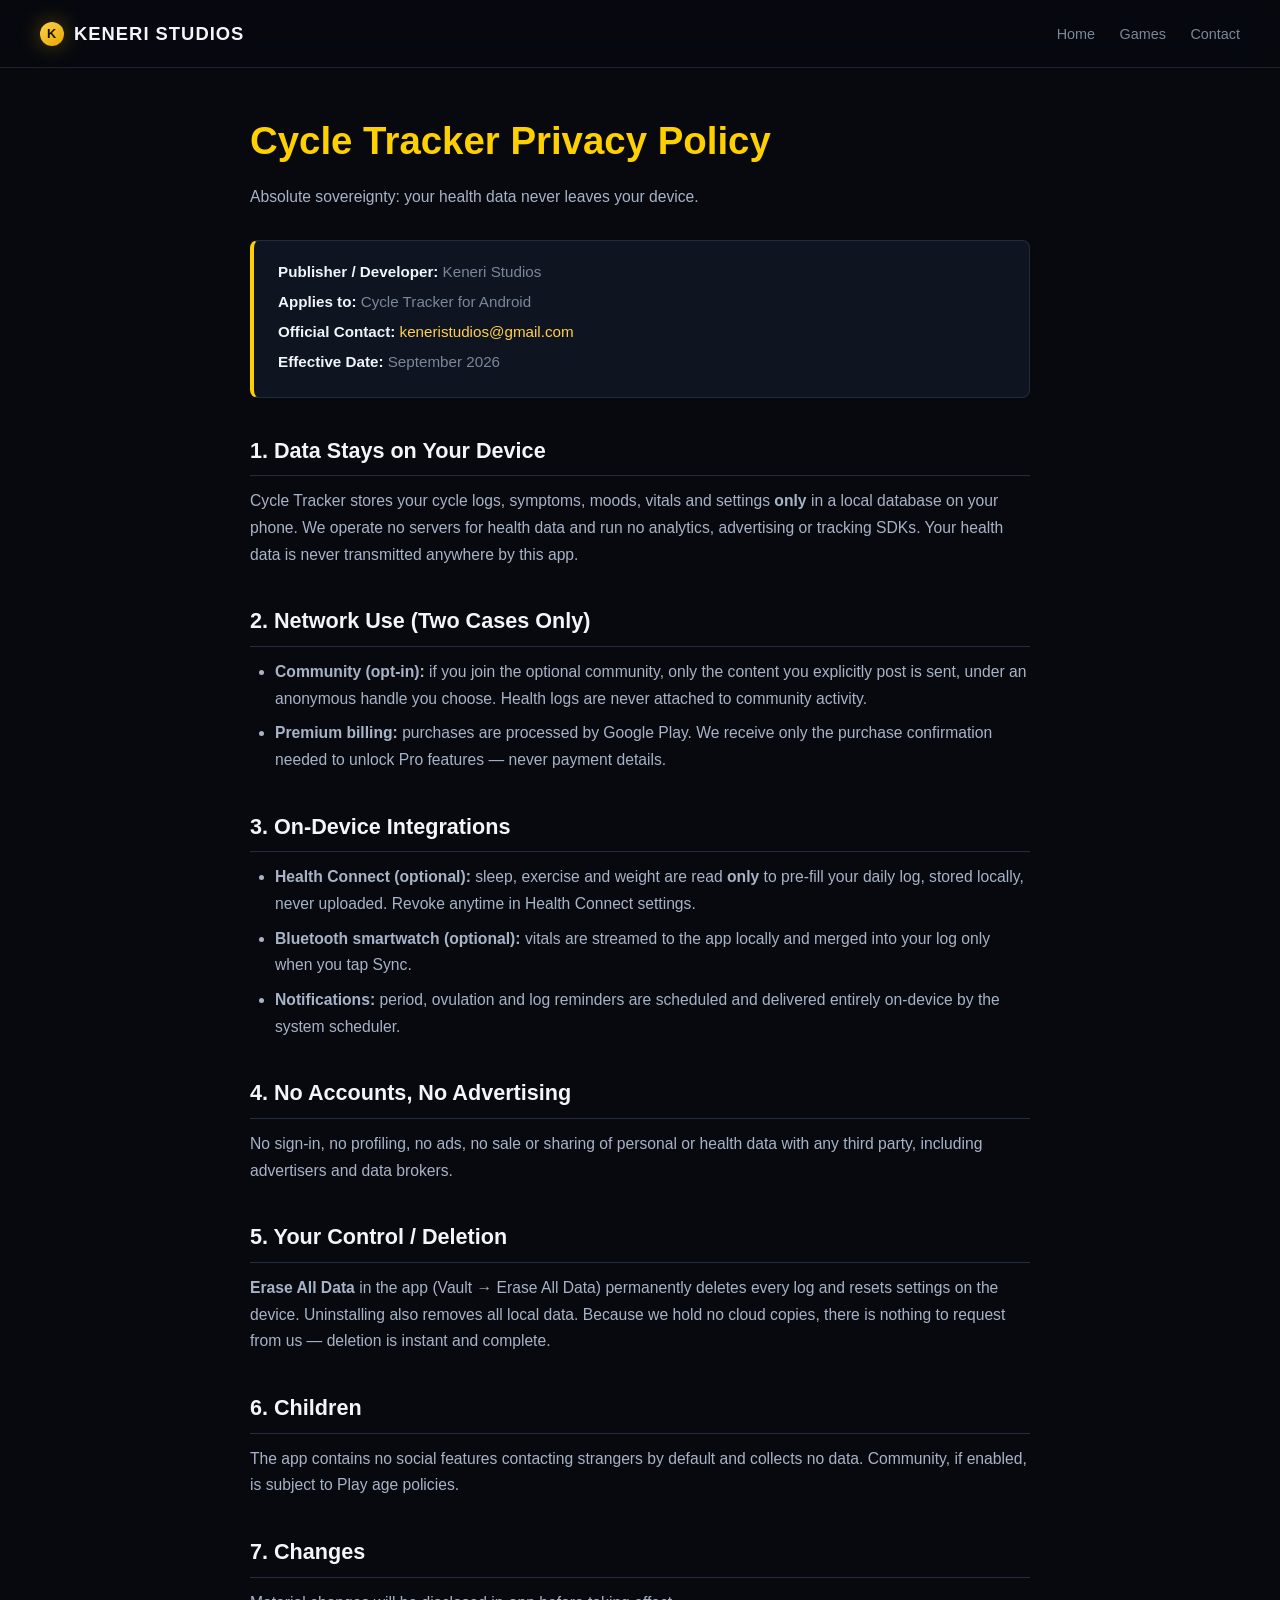
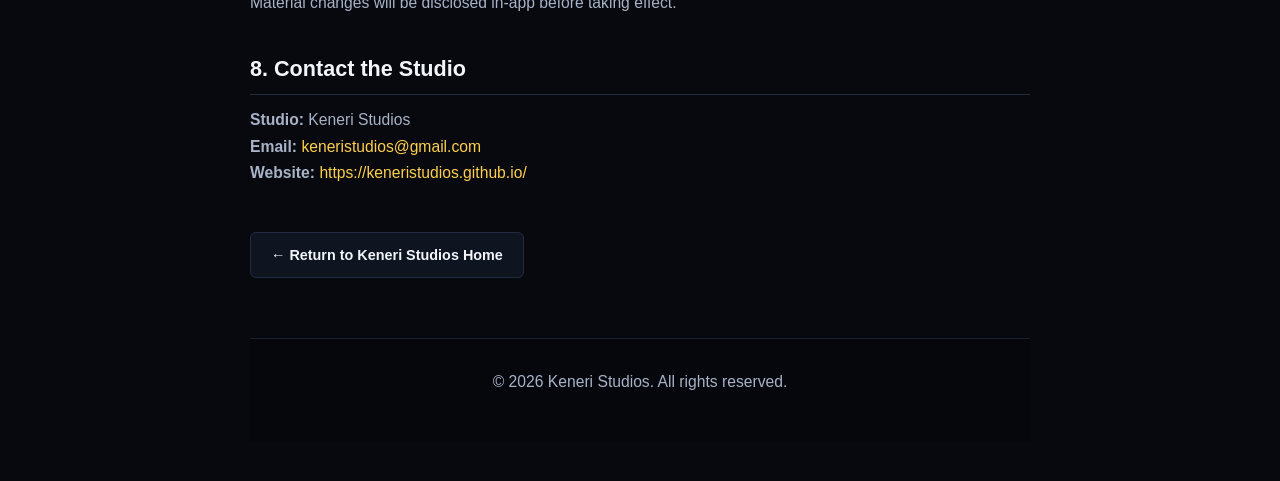
<file: privacy-cycle-tracker.html>
<!DOCTYPE html>
<html lang="en">
<head>
    <meta charset="UTF-8">
    <meta name="viewport" content="width=device-width, initial-scale=1.0">
    <title>Cycle Tracker Privacy Policy | Keneri Studios</title>
    <meta name="description" content="Privacy Policy for Cycle Tracker by Keneri Studios. Health data stays on your device. No accounts, no ads, no tracking.">
    <style>
        :root {
            --bg-base: #0a0d14;
            --bg-card: #121824;
            --canary-gold: #ffd000;
            --text-main: #f0f6fc;
            --text-muted: #8b949e;
            --border-color: #232b3e;
        }

        * { box-sizing: border-box; margin: 0; padding: 0; }
        body { font-family: -apple-system, BlinkMacSystemFont, 'Segoe UI', Roboto, Helvetica, Arial, sans-serif; background-color: var(--bg-base); color: var(--text-main); line-height: 1.7; }

        nav { display: flex; justify-content: space-between; align-items: center; padding: 18px 40px; background: rgba(10, 13, 20, 0.95); border-bottom: 1px solid var(--border-color); }
        .logo { display: flex; align-items: center; gap: 10px; font-size: 1.15rem; font-weight: 800; color: var(--canary-gold); text-decoration: none; letter-spacing: 1px; }
        .logo-icon { width: 24px; height: 24px; background: var(--canary-gold); border-radius: 50%; display: inline-flex; align-items: center; justify-content: center; color: #000; font-weight: 900; font-size: 0.8rem; }
        .nav-links a { color: var(--text-muted); text-decoration: none; margin-left: 20px; font-size: 0.9rem; font-weight: 500; }
        .nav-links a:hover { color: var(--canary-gold); }

        .container { max-width: 820px; margin: 40px auto; padding: 0 20px; }

        .policy-header { margin-bottom: 30px; }
        .policy-header h1 { font-size: 2.4rem; font-weight: 900; color: var(--canary-gold); margin-bottom: 10px; }

        .meta-box { background: var(--bg-card); border: 1px solid var(--border-color); border-left: 4px solid var(--canary-gold); padding: 18px 24px; border-radius: 8px; margin: 25px 0 35px; }
        .meta-box p { color: var(--text-muted); font-size: 0.95rem; margin-bottom: 4px; }
        .meta-box strong { color: var(--text-main); }

        h2 { font-size: 1.35rem; color: var(--text-main); margin-top: 35px; margin-bottom: 12px; border-bottom: 1px solid var(--border-color); padding-bottom: 6px; }
        p { color: #a9b3c1; font-size: 0.98rem; margin-bottom: 15px; }
        ul { margin-left: 25px; margin-bottom: 20px; }
        li { color: #a9b3c1; font-size: 0.98rem; margin-bottom: 8px; }
        a { color: var(--canary-gold); text-decoration: none; }
        a:hover { text-decoration: underline; }

        .btn-back { display: inline-flex; align-items: center; gap: 8px; background: var(--bg-card); color: var(--text-main); border: 1px solid var(--border-color); padding: 10px 20px; border-radius: 6px; text-decoration: none; font-size: 0.9rem; font-weight: 600; margin-top: 30px; transition: border-color 0.2s; }
        .btn-back:hover { border-color: var(--canary-gold); color: var(--canary-gold); }

        footer { text-align: center; margin-top: 60px; color: var(--text-muted); font-size: 0.85rem; border-top: 1px solid var(--border-color); padding: 30px 20px; }
    </style>
<link rel="stylesheet" href="assets/theme.css">
</head>
<body>

    <nav>
        <a href="index.html" class="logo">
            <span class="logo-icon">K</span>
            KENERI STUDIOS
        </a>
        <div class="nav-links">
            <a href="index.html">Home</a>
            <a href="index.html#games">Games</a>
            <a href="mailto:keneristudios@gmail.com">Contact</a>
        </div>
    </nav>

    <div class="container">
        <div class="policy-header">
            <h1>Cycle Tracker Privacy Policy</h1>
            <p>Absolute sovereignty: your health data never leaves your device.</p>
        </div>

        <div class="meta-box">
            <p><strong>Publisher / Developer:</strong> Keneri Studios</p>
            <p><strong>Applies to:</strong> Cycle Tracker for Android</p>
            <p><strong>Official Contact:</strong> <a href="mailto:keneristudios@gmail.com">keneristudios@gmail.com</a></p>
            <p><strong>Effective Date:</strong> September 2026</p>
        </div>

        <h2>1. Data Stays on Your Device</h2>
        <p>Cycle Tracker stores your cycle logs, symptoms, moods, vitals and settings <strong>only</strong> in a local database on your phone. We operate no servers for health data and run no analytics, advertising or tracking SDKs. Your health data is never transmitted anywhere by this app.</p>

        <h2>2. Network Use (Two Cases Only)</h2>
        <ul>
            <li><strong>Community (opt-in):</strong> if you join the optional community, only the content you explicitly post is sent, under an anonymous handle you choose. Health logs are never attached to community activity.</li>
            <li><strong>Premium billing:</strong> purchases are processed by Google Play. We receive only the purchase confirmation needed to unlock Pro features — never payment details.</li>
        </ul>

        <h2>3. On-Device Integrations</h2>
        <ul>
            <li><strong>Health Connect (optional):</strong> sleep, exercise and weight are read <strong>only</strong> to pre-fill your daily log, stored locally, never uploaded. Revoke anytime in Health Connect settings.</li>
            <li><strong>Bluetooth smartwatch (optional):</strong> vitals are streamed to the app locally and merged into your log only when you tap Sync.</li>
            <li><strong>Notifications:</strong> period, ovulation and log reminders are scheduled and delivered entirely on-device by the system scheduler.</li>
        </ul>

        <h2>4. No Accounts, No Advertising</h2>
        <p>No sign-in, no profiling, no ads, no sale or sharing of personal or health data with any third party, including advertisers and data brokers.</p>

        <h2>5. Your Control / Deletion</h2>
        <p><strong>Erase All Data</strong> in the app (Vault &rarr; Erase All Data) permanently deletes every log and resets settings on the device. Uninstalling also removes all local data. Because we hold no cloud copies, there is nothing to request from us — deletion is instant and complete.</p>

        <h2>6. Children</h2>
        <p>The app contains no social features contacting strangers by default and collects no data. Community, if enabled, is subject to Play age policies.</p>

        <h2>7. Changes</h2>
        <p>Material changes will be disclosed in-app before taking effect.</p>

        <h2>8. Contact the Studio</h2>
        <p><strong>Studio:</strong> Keneri Studios<br>
        <strong>Email:</strong> <a href="mailto:keneristudios@gmail.com">keneristudios@gmail.com</a><br>
        <strong>Website:</strong> <a href="https://keneristudios.github.io/">https://keneristudios.github.io/</a></p>

        <a href="index.html" class="btn-back">&larr; Return to Keneri Studios Home</a>

        <footer>
            <p>&copy; 2026 Keneri Studios. All rights reserved.</p>
        </footer>
    </div>

</body>
</html>
</file>
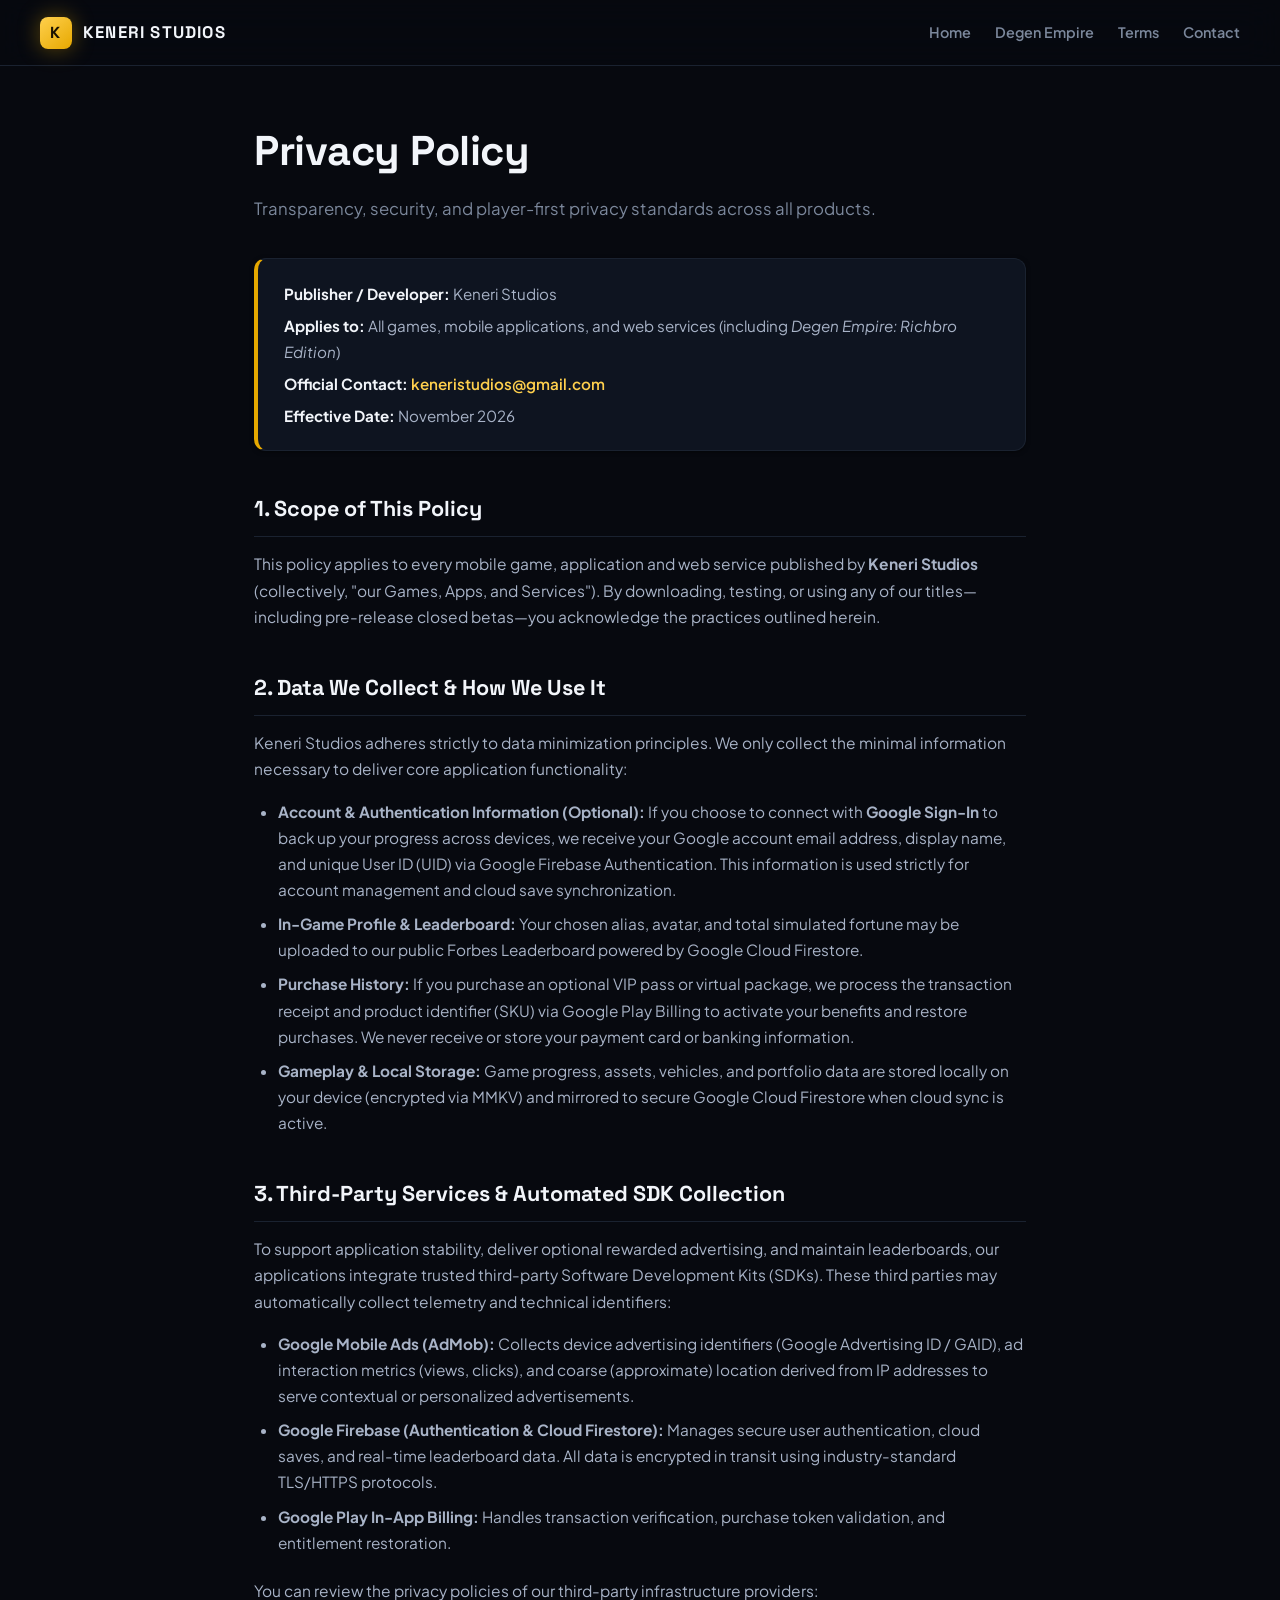
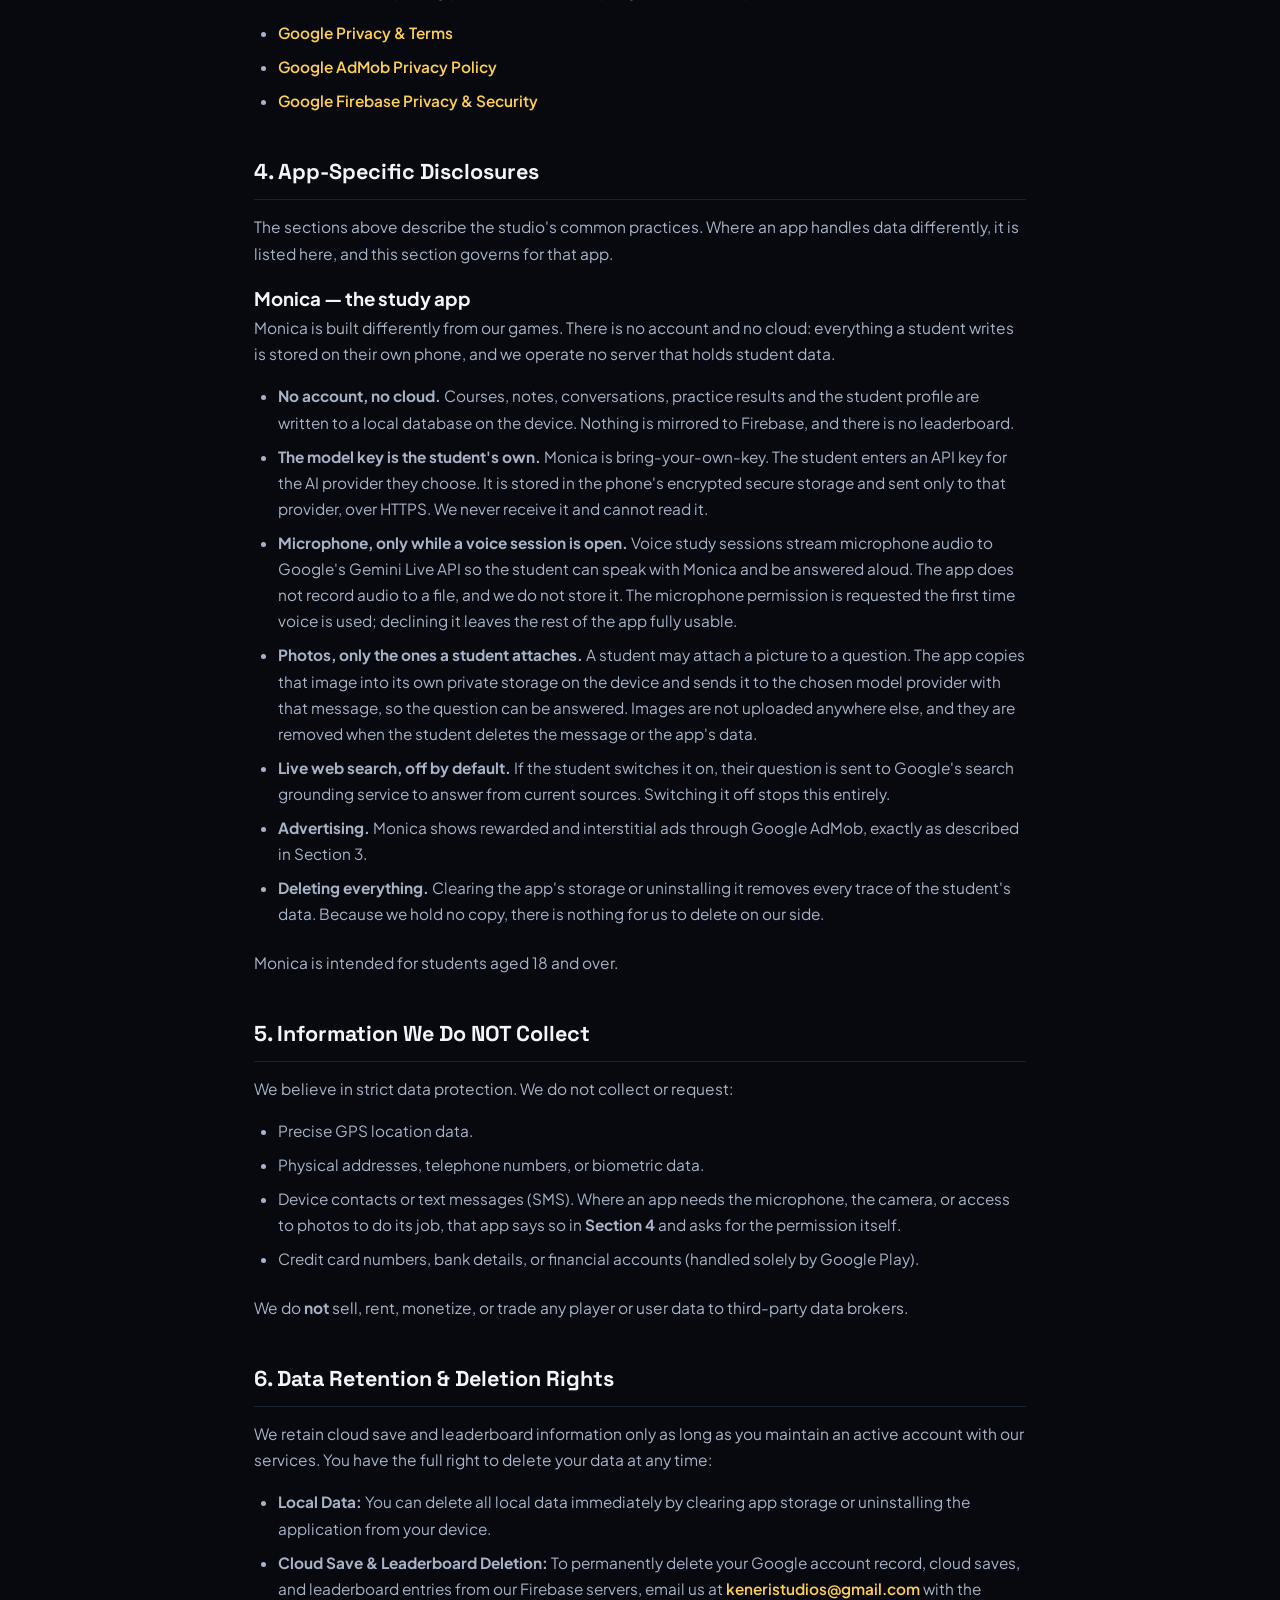
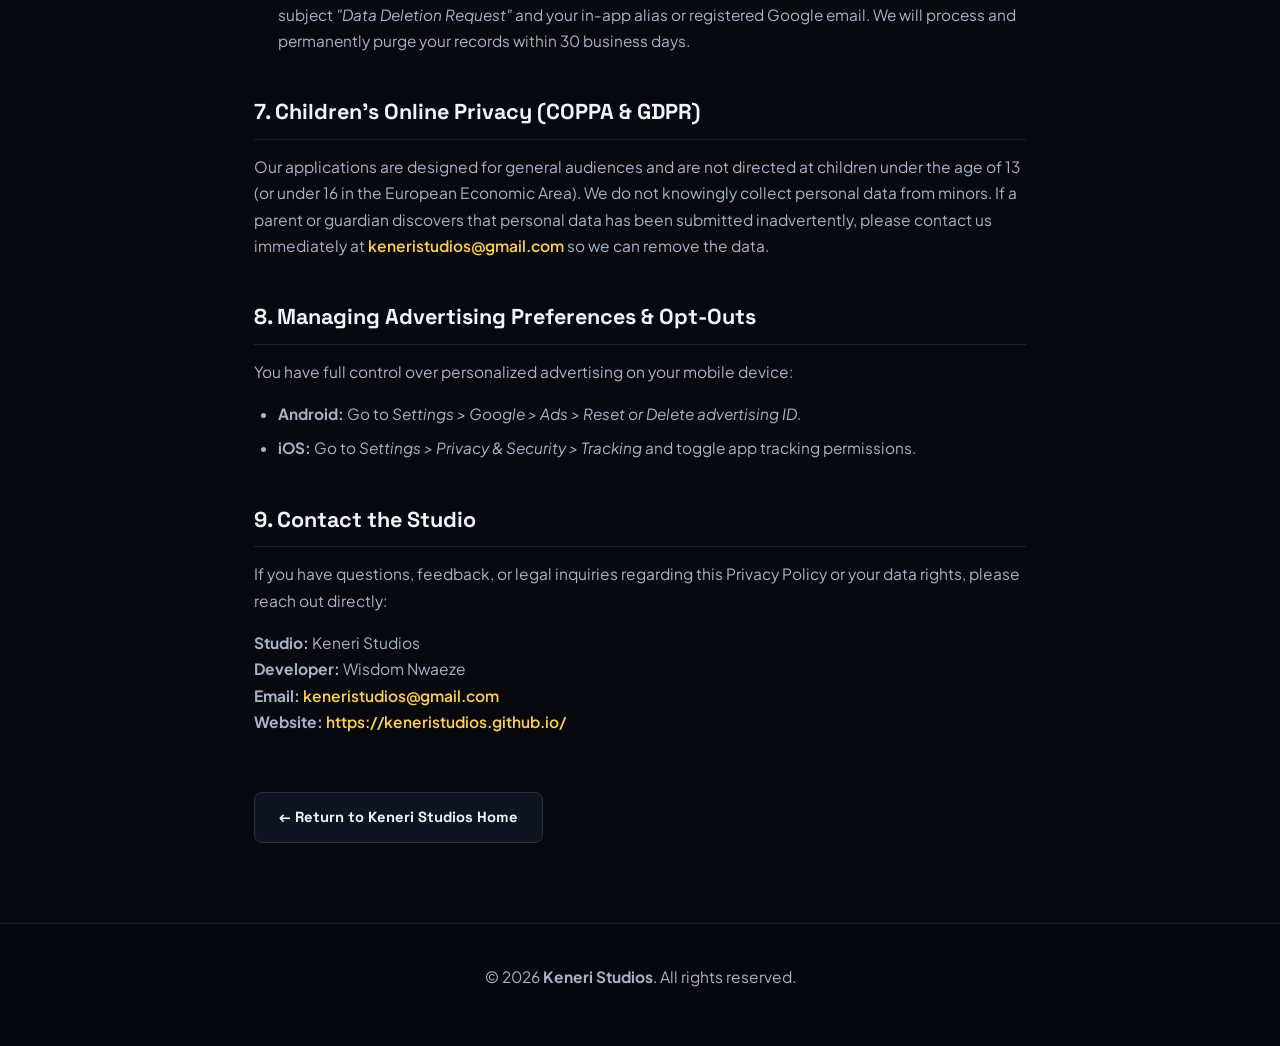
<file: privacy-policy.html>
<!DOCTYPE html>
<html lang="en">
<head>
    <meta charset="UTF-8">
    <meta name="viewport" content="width=device-width, initial-scale=1.0">
    <title>Privacy Policy | Keneri Studios</title>
    <meta name="description" content="Privacy Policy for Keneri Studios and every app we publish.">
    <link rel="preconnect" href="https://fonts.googleapis.com">
    <link rel="preconnect" href="https://fonts.gstatic.com" crossorigin>
    <link href="https://fonts.googleapis.com/css2?family=Plus+Jakarta+Sans:wght@400;500;600;700;800;900&family=Space+Grotesk:wght@500;600;700;800&display=swap" rel="stylesheet">
    <style>
        :root {
            --bg-base:     #f8f9fc;
            --bg-section:  #f1f4f9;
            --bg-card:     #ffffff;
            --gold:        #e6a800;
            --gold-dark:   #b88300;
            --gold-light:  #ffd000;
            --gold-bg:     rgba(230,168,0,0.08);
            --gold-border: rgba(230,168,0,0.3);
            --text-main:   #0f172a;
            --text-body:   #334155;
            --text-muted:  #64748b;
            --border:      #e2e8f0;
            --border-dk:   #cbd5e1;
            --shadow-sm:   0 1px 4px rgba(15,23,42,0.06);
            --shadow-md:   0 4px 20px rgba(15,23,42,0.08);
        }
        * { box-sizing: border-box; margin: 0; padding: 0; }
        body {
            font-family: 'Plus Jakarta Sans', -apple-system, BlinkMacSystemFont, 'Segoe UI', Roboto, sans-serif;
            background-color: var(--bg-base);
            color: var(--text-body);
            line-height: 1.7;
            -webkit-font-smoothing: antialiased;
        }

        /* NAV */
        nav {
            position: sticky;
            top: 0;
            z-index: 100;
            display: flex;
            justify-content: space-between;
            align-items: center;
            padding: 0 40px;
            height: 66px;
            background: rgba(248,249,252,0.94);
            backdrop-filter: blur(14px);
            border-bottom: 1px solid var(--border);
        }
        .logo {
            display: flex;
            align-items: center;
            gap: 11px;
            font-size: 1.05rem;
            font-weight: 800;
            color: var(--text-main);
            text-decoration: none;
            letter-spacing: 1.2px;
            font-family: 'Space Grotesk', sans-serif;
        }
        .logo-icon {
            width: 32px;
            height: 32px;
            background: var(--gold-light);
            border-radius: 8px;
            display: inline-flex;
            align-items: center;
            justify-content: center;
            color: #000;
            font-weight: 900;
            font-size: 1rem;
        }
        .nav-links { display: flex; gap: 24px; align-items: center; }
        .nav-links a { color: var(--text-muted); text-decoration: none; font-size: 0.9rem; font-weight: 600; transition: color .18s; }
        .nav-links a:hover { color: var(--text-main); }

        .container {
            max-width: 820px;
            margin: 50px auto 80px;
            padding: 0 24px;
        }

        .policy-header { margin-bottom: 35px; }
        .policy-header h1 {
            font-family: 'Space Grotesk', sans-serif;
            font-size: 2.6rem;
            font-weight: 900;
            color: var(--text-main);
            letter-spacing: -0.5px;
            margin-bottom: 8px;
        }
        .policy-header p {
            color: var(--text-muted);
            font-size: 1.05rem;
        }

        .meta-box {
            background: var(--bg-card);
            border: 1.5px solid var(--border);
            border-left: 4px solid var(--gold);
            padding: 22px 26px;
            border-radius: 12px;
            margin: 25px 0 40px;
            box-shadow: var(--shadow-sm);
        }
        .meta-box p { color: var(--text-body); font-size: 0.95rem; margin-bottom: 6px; }
        .meta-box p:last-child { margin-bottom: 0; }
        .meta-box strong { color: var(--text-main); }

        h2 {
            font-family: 'Space Grotesk', sans-serif;
            font-size: 1.35rem;
            color: var(--text-main);
            margin-top: 40px;
            margin-bottom: 14px;
            border-bottom: 1px solid var(--border);
            padding-bottom: 8px;
        }
        p { color: var(--text-body); font-size: 0.97rem; margin-bottom: 16px; }
        ul { margin-left: 24px; margin-bottom: 22px; }
        li { color: var(--text-body); font-size: 0.96rem; margin-bottom: 8px; }
        a { color: var(--gold-dark); text-decoration: none; font-weight: 600; }
        a:hover { text-decoration: underline; }

        .btn-back {
            display: inline-flex;
            align-items: center;
            gap: 8px;
            background: var(--bg-card);
            color: var(--text-main);
            border: 1.5px solid var(--border-dk);
            padding: 12px 24px;
            border-radius: 8px;
            text-decoration: none;
            font-size: 0.92rem;
            font-weight: 700;
            margin-top: 40px;
            transition: all 0.2s;
            font-family: 'Space Grotesk', sans-serif;
        }
        .btn-back:hover {
            border-color: var(--gold);
            color: var(--gold-dark);
            transform: translateY(-2px);
            box-shadow: var(--shadow-sm);
        }

        footer {
            background: #0f172a;
            border-top: 1px solid #1e293b;
            padding: 40px 20px;
            text-align: center;
            color: #64748b;
            font-size: 0.88rem;
            margin-top: 70px;
        }
        footer a { color: var(--gold-light); }

        @media (max-width: 768px) {
            nav { padding: 0 20px; }
            .policy-header h1 { font-size: 2.1rem; }
        }
    </style>
<link rel="stylesheet" href="assets/theme.css">
</head>
<body>

    <nav>
        <a href="index.html" class="logo">
            <span class="logo-icon">K</span>
            KENERI STUDIOS
        </a>
        <div class="nav-links">
            <a href="index.html">Home</a>
            <a href="product.html?app=degen-empire">Degen Empire</a>
            <a href="terms.html">Terms</a>
            <a href="mailto:keneristudios@gmail.com">Contact</a>
        </div>
    </nav>

    <div class="container">
        <div class="policy-header">
            <h1>Privacy Policy</h1>
            <p>Transparency, security, and player-first privacy standards across all products.</p>
        </div>

        <div class="meta-box">
            <p><strong>Publisher / Developer:</strong> Keneri Studios</p>
            <p><strong>Applies to:</strong> All games, mobile applications, and web services (including <em>Degen Empire: Richbro Edition</em>)</p>
            <p><strong>Official Contact:</strong> <a href="mailto:keneristudios@gmail.com">keneristudios@gmail.com</a></p>
            <p><strong>Effective Date:</strong> November 2026</p>
        </div>

        <h2>1. Scope of This Policy</h2>
        <p>This policy applies to every mobile game, application and web service published by <strong>Keneri Studios</strong> (collectively, "our Games, Apps, and Services"). By downloading, testing, or using any of our titles—including pre-release closed betas—you acknowledge the practices outlined herein.</p>

        <h2>2. Data We Collect &amp; How We Use It</h2>
        <p>Keneri Studios adheres strictly to data minimization principles. We only collect the minimal information necessary to deliver core application functionality:</p>
        <ul>
            <li><strong>Account &amp; Authentication Information (Optional):</strong> If you choose to connect with <strong>Google Sign-In</strong> to back up your progress across devices, we receive your Google account email address, display name, and unique User ID (UID) via Google Firebase Authentication. This information is used strictly for account management and cloud save synchronization.</li>
            <li><strong>In-Game Profile &amp; Leaderboard:</strong> Your chosen alias, avatar, and total simulated fortune may be uploaded to our public Forbes Leaderboard powered by Google Cloud Firestore.</li>
            <li><strong>Purchase History:</strong> If you purchase an optional VIP pass or virtual package, we process the transaction receipt and product identifier (SKU) via Google Play Billing to activate your benefits and restore purchases. We never receive or store your payment card or banking information.</li>
            <li><strong>Gameplay &amp; Local Storage:</strong> Game progress, assets, vehicles, and portfolio data are stored locally on your device (encrypted via MMKV) and mirrored to secure Google Cloud Firestore when cloud sync is active.</li>
        </ul>

        <h2>3. Third-Party Services &amp; Automated SDK Collection</h2>
        <p>To support application stability, deliver optional rewarded advertising, and maintain leaderboards, our applications integrate trusted third-party Software Development Kits (SDKs). These third parties may automatically collect telemetry and technical identifiers:</p>
        <ul>
            <li><strong>Google Mobile Ads (AdMob):</strong> Collects device advertising identifiers (Google Advertising ID / GAID), ad interaction metrics (views, clicks), and coarse (approximate) location derived from IP addresses to serve contextual or personalized advertisements.</li>
            <li><strong>Google Firebase (Authentication &amp; Cloud Firestore):</strong> Manages secure user authentication, cloud saves, and real-time leaderboard data. All data is encrypted in transit using industry-standard TLS/HTTPS protocols.</li>
            <li><strong>Google Play In-App Billing:</strong> Handles transaction verification, purchase token validation, and entitlement restoration.</li>
        </ul>

        <p>You can review the privacy policies of our third-party infrastructure providers:</p>
        <ul>
            <li><a href="https://policies.google.com/privacy" target="_blank" rel="noopener">Google Privacy &amp; Terms</a></li>
            <li><a href="https://policies.google.com/technologies/ads" target="_blank" rel="noopener">Google AdMob Privacy Policy</a></li>
            <li><a href="https://firebase.google.com/support/privacy" target="_blank" rel="noopener">Google Firebase Privacy &amp; Security</a></li>
        </ul>

        <h2>4. App-Specific Disclosures</h2>
        <p>The sections above describe the studio's common practices. Where an app handles data differently, it is listed here, and this section governs for that app.</p>

        <h3>Monica &mdash; the study app</h3>
        <p>Monica is built differently from our games. There is no account and no cloud: everything a student writes is stored on their own phone, and we operate no server that holds student data.</p>
        <ul>
            <li><strong>No account, no cloud.</strong> Courses, notes, conversations, practice results and the student profile are written to a local database on the device. Nothing is mirrored to Firebase, and there is no leaderboard.</li>
            <li><strong>The model key is the student's own.</strong> Monica is bring-your-own-key. The student enters an API key for the AI provider they choose. It is stored in the phone's encrypted secure storage and sent only to that provider, over HTTPS. We never receive it and cannot read it.</li>
            <li><strong>Microphone, only while a voice session is open.</strong> Voice study sessions stream microphone audio to Google's Gemini Live API so the student can speak with Monica and be answered aloud. The app does not record audio to a file, and we do not store it. The microphone permission is requested the first time voice is used; declining it leaves the rest of the app fully usable.</li>
            <li><strong>Photos, only the ones a student attaches.</strong> A student may attach a picture to a question. The app copies that image into its own private storage on the device and sends it to the chosen model provider with that message, so the question can be answered. Images are not uploaded anywhere else, and they are removed when the student deletes the message or the app's data.</li>
            <li><strong>Live web search, off by default.</strong> If the student switches it on, their question is sent to Google's search grounding service to answer from current sources. Switching it off stops this entirely.</li>
            <li><strong>Advertising.</strong> Monica shows rewarded and interstitial ads through Google AdMob, exactly as described in Section 3.</li>
            <li><strong>Deleting everything.</strong> Clearing the app's storage or uninstalling it removes every trace of the student's data. Because we hold no copy, there is nothing for us to delete on our side.</li>
        </ul>
        <p>Monica is intended for students aged 18 and over.</p>

        <h2>5. Information We Do NOT Collect</h2>
        <p>We believe in strict data protection. We do not collect or request:</p>
        <ul>
            <li>Precise GPS location data.</li>
            <li>Physical addresses, telephone numbers, or biometric data.</li>
            <li>Device contacts or text messages (SMS). Where an app needs the microphone, the camera, or access to photos to do its job, that app says so in <strong>Section 4</strong> and asks for the permission itself.</li>
            <li>Credit card numbers, bank details, or financial accounts (handled solely by Google Play).</li>
        </ul>
        <p>We do <strong>not</strong> sell, rent, monetize, or trade any player or user data to third-party data brokers.</p>

        <h2>6. Data Retention &amp; Deletion Rights</h2>
        <p>We retain cloud save and leaderboard information only as long as you maintain an active account with our services. You have the full right to delete your data at any time:</p>
        <ul>
            <li><strong>Local Data:</strong> You can delete all local data immediately by clearing app storage or uninstalling the application from your device.</li>
            <li><strong>Cloud Save &amp; Leaderboard Deletion:</strong> To permanently delete your Google account record, cloud saves, and leaderboard entries from our Firebase servers, email us at <a href="mailto:keneristudios@gmail.com">keneristudios@gmail.com</a> with the subject <em>"Data Deletion Request"</em> and your in-app alias or registered Google email. We will process and permanently purge your records within 30 business days.</li>
        </ul>

        <h2>7. Children’s Online Privacy (COPPA &amp; GDPR)</h2>
        <p>Our applications are designed for general audiences and are not directed at children under the age of 13 (or under 16 in the European Economic Area). We do not knowingly collect personal data from minors. If a parent or guardian discovers that personal data has been submitted inadvertently, please contact us immediately at <a href="mailto:keneristudios@gmail.com">keneristudios@gmail.com</a> so we can remove the data.</p>

        <h2>8. Managing Advertising Preferences &amp; Opt-Outs</h2>
        <p>You have full control over personalized advertising on your mobile device:</p>
        <ul>
            <li><strong>Android:</strong> Go to <em>Settings &gt; Google &gt; Ads &gt; Reset or Delete advertising ID</em>.</li>
            <li><strong>iOS:</strong> Go to <em>Settings &gt; Privacy &amp; Security &gt; Tracking</em> and toggle app tracking permissions.</li>
        </ul>

        <h2>9. Contact the Studio</h2>
        <p>If you have questions, feedback, or legal inquiries regarding this Privacy Policy or your data rights, please reach out directly:</p>
        <p><strong>Studio:</strong> Keneri Studios<br>
        <strong>Developer:</strong> Wisdom Nwaeze<br>
        <strong>Email:</strong> <a href="mailto:keneristudios@gmail.com">keneristudios@gmail.com</a><br>
        <strong>Website:</strong> <a href="https://keneristudios.github.io/">https://keneristudios.github.io/</a></p>

        <a href="index.html" class="btn-back">&larr; Return to Keneri Studios Home</a>
    </div>

    <footer>
        <p>&copy; 2026 <strong>Keneri Studios</strong>. All rights reserved.</p>
    </footer>

</body>
</html>
</file>
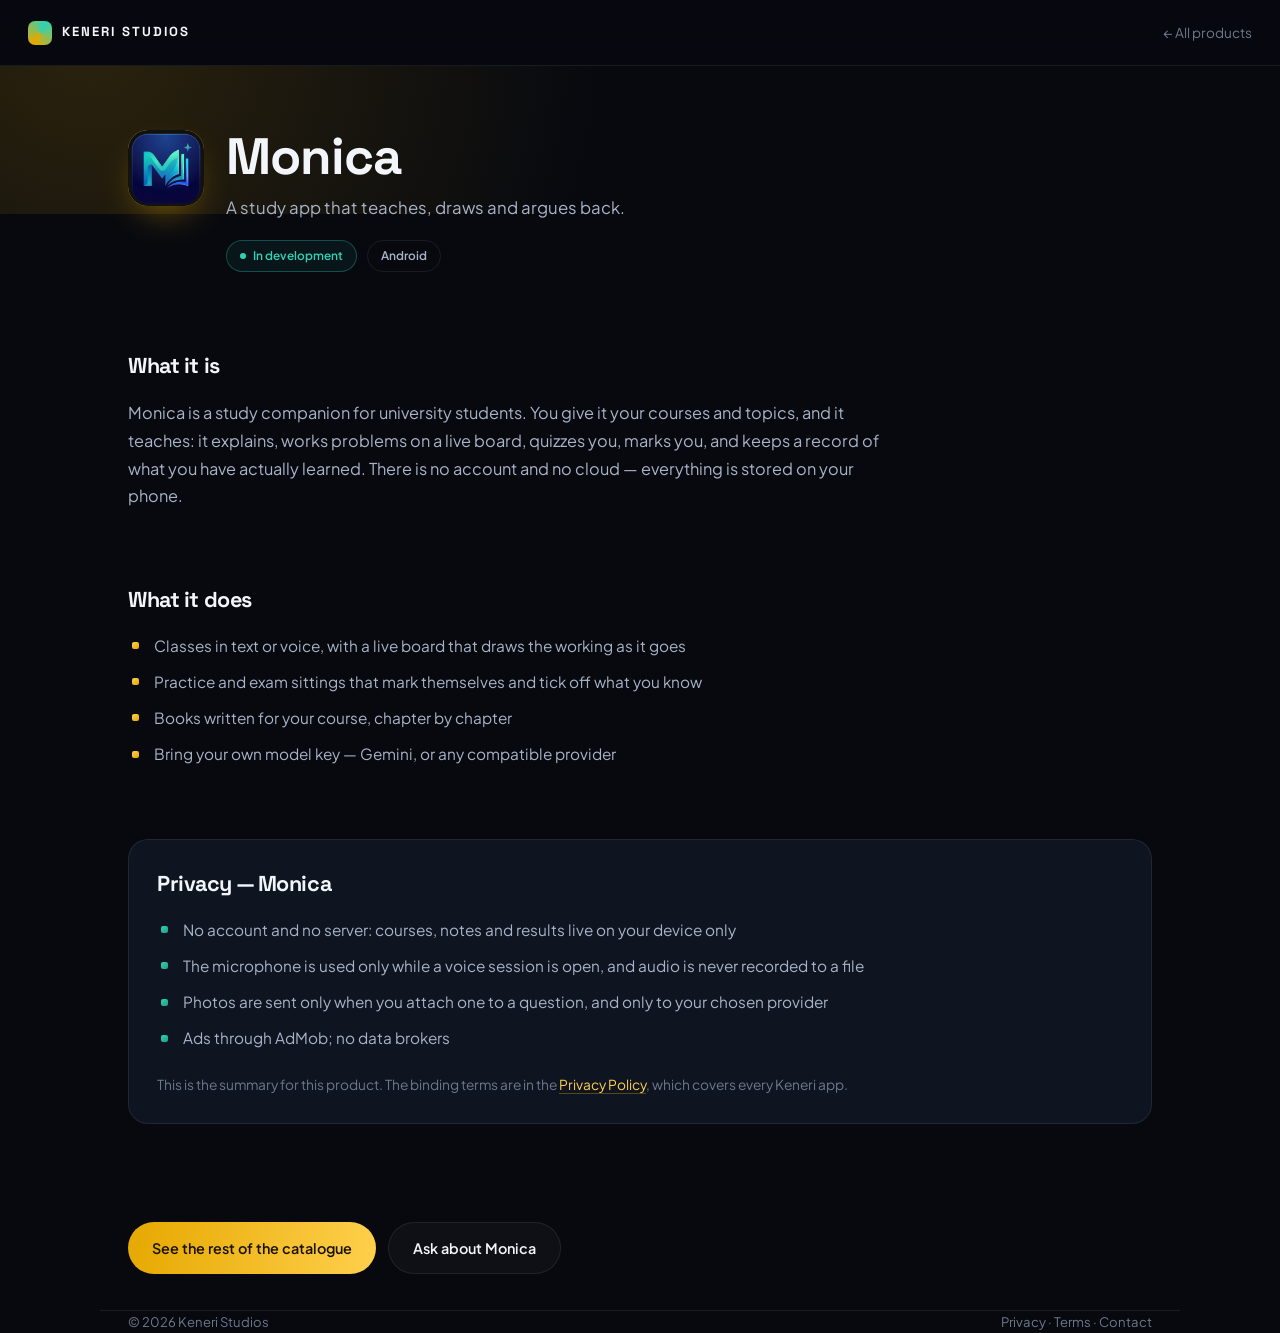
<file: product.html>
<!DOCTYPE html>
<html lang="en">
<head>
<meta charset="UTF-8">
<meta name="viewport" content="width=device-width, initial-scale=1.0">
<title>Product — Keneri Studios</title>
<meta name="description" content="A Keneri Studios product: what it is, what it does, and how it handles your data.">
<link rel="preconnect" href="https://fonts.googleapis.com">
<link rel="preconnect" href="https://fonts.gstatic.com" crossorigin>
<link href="https://fonts.googleapis.com/css2?family=Space+Grotesk:wght@400;500;600;700&family=Plus+Jakarta+Sans:wght@300;400;500;600;700;800&display=swap" rel="stylesheet">
<style>
:root{
  --bg:#07090f;--bg-2:#0b0f18;--card:#0e1420;--line:rgba(255,255,255,.08);
  --ink:#f2f5fa;--body:#a8b3c7;--muted:#6c788c;
  --gold:#e6a800;--gold-2:#ffd04d;--teal:#2fd3b4;--max:1080px;
}
*{margin:0;padding:0;box-sizing:border-box}
body{background:var(--bg);color:var(--body);font-family:'Plus Jakarta Sans',system-ui,sans-serif;
  line-height:1.7;-webkit-font-smoothing:antialiased;min-height:100vh}
h1,h2,h3{font-family:'Space Grotesk',sans-serif;color:var(--ink);letter-spacing:-.02em}
a{color:inherit;text-decoration:none}
.wrap{max-width:var(--max);margin:0 auto;padding:0 28px}
nav{position:sticky;top:0;z-index:50;height:66px;display:flex;align-items:center;
  justify-content:space-between;padding:0 28px;background:rgba(7,9,15,.8);
  backdrop-filter:blur(18px);border-bottom:1px solid var(--line)}
.brand{display:flex;align-items:center;gap:10px;font-family:'Space Grotesk';font-weight:700;
  letter-spacing:.16em;font-size:.82rem;color:var(--ink)}
.brand i{width:24px;height:24px;border-radius:7px;background:conic-gradient(from 210deg,var(--gold),var(--teal),var(--gold))}
.back{font-size:.85rem;color:var(--muted);transition:color .2s}
.back:hover{color:var(--ink)}

header{padding:64px 0 40px;position:relative;overflow:hidden}
header::before{content:'';position:absolute;inset:-40% 30% 40% -20%;
  background:radial-gradient(circle at 30% 30%,rgba(230,168,0,.16),transparent 62%);pointer-events:none}
.head{display:flex;gap:22px;align-items:flex-start;position:relative}
.glyph{width:76px;height:76px;border-radius:20px;flex:0 0 auto;display:grid;place-items:center;
  font-family:'Space Grotesk';font-weight:700;font-size:1.4rem;color:#0a0d14;
  background:linear-gradient(140deg,var(--gold-2),var(--gold));box-shadow:0 16px 40px -18px rgba(230,168,0,.8)}
.glyph img{width:100%;height:100%;object-fit:cover;border-radius:20px;display:block}
h1{font-size:clamp(2rem,5vw,3.2rem);line-height:1.05;margin-bottom:10px}
.tag{font-size:1.05rem;max-width:56ch}
.meta{display:flex;gap:10px;flex-wrap:wrap;margin-top:18px}
.pill{display:inline-flex;align-items:center;gap:7px;padding:5px 13px;border-radius:999px;
  font-size:.74rem;font-weight:600;border:1px solid var(--line);color:var(--muted)}
.pill i{width:6px;height:6px;border-radius:50%;background:var(--muted)}
.pill.live{color:var(--gold-2);border-color:rgba(230,168,0,.4);background:rgba(230,168,0,.08)}
.pill.live i{background:var(--gold-2);box-shadow:0 0 10px var(--gold-2)}
.pill.dev{color:var(--teal);border-color:rgba(47,211,180,.3);background:rgba(47,211,180,.06)}
.pill.dev i{background:var(--teal)}
.pill.plain{color:var(--body)}

section{padding:36px 0}
h2{font-size:1.35rem;margin-bottom:14px}
p.lead{font-size:1.02rem;max-width:64ch}
ul{list-style:none;display:grid;gap:10px;max-width:64ch}
li{position:relative;padding-left:26px;font-size:.96rem}
li::before{content:'';position:absolute;left:4px;top:.62em;width:7px;height:7px;border-radius:2px;
  background:linear-gradient(140deg,var(--gold-2),var(--gold))}
.privacy li::before{background:linear-gradient(140deg,var(--teal),#1f9e86)}
.card{background:var(--card);border:1px solid var(--line);border-radius:20px;padding:26px 28px}
.note{margin-top:22px;font-size:.86rem;color:var(--muted)}
.note a{color:var(--gold-2);border-bottom:1px solid rgba(230,168,0,.35)}
.cta{display:flex;gap:12px;flex-wrap:wrap;margin-top:26px}
.btn{display:inline-flex;align-items:center;gap:8px;padding:13px 24px;border-radius:999px;
  font-size:.9rem;font-weight:600;border:1px solid var(--line);transition:.25s}
.btn:hover{transform:translateY(-2px)}
.btn.primary{background:linear-gradient(100deg,var(--gold),var(--gold-2));color:#1a1200;border:none}
.btn.ghost{background:rgba(255,255,255,.03);color:var(--ink)}
footer{margin-top:60px;padding:36px 0;border-top:1px solid var(--line);
  display:flex;justify-content:space-between;gap:14px;flex-wrap:wrap;font-size:.82rem;color:var(--muted)}
footer a:hover{color:var(--gold-2)}
@media(max-width:600px){.head{flex-direction:column}}
</style>
</head>
<body>

<nav>
  <a class="brand" href="index.html"><i></i>KENERI STUDIOS</a>
  <a class="back" href="index.html#products">← All products</a>
</nav>

<main id="page"></main>

<footer class="wrap">
  <span>© 2026 Keneri Studios</span>
  <span><a href="privacy-policy.html">Privacy</a> · <a href="terms.html">Terms</a> · <a href="mailto:keneristudios@gmail.com">Contact</a></span>
</footer>

<script src="assets/products.js"></script>
<script>
(function () {
  // No ?app= (or a link shared without one) opens the flagship.
  const id = new URLSearchParams(location.search).get('app') || 'monica';
  const p = PRODUCTS[id];
  const page = document.getElementById('page');

  if (!p) {
    page.innerHTML =
      '<div class="wrap" style="padding:80px 0"><h1>Not found</h1>' +
      '<p class="tag">That product is not in the catalogue. ' +
      '<a class="note" href="index.html#products" style="color:var(--gold-2)">See all products</a>.</p></div>';
    return;
  }

  document.title = p.name + ' — Keneri Studios';
  const live = p.status === 'testing';
  const badge = live
    ? '<span class="pill live"><i></i>Play · Internal testing</span>'
    : '<span class="pill dev"><i></i>In development</span>';

  const icon = p.logo
    ? '<div class="glyph"><img src="' + p.logo + '" alt="' + p.name + '"></div>'
    : '<div class="glyph">' + p.glyph + '</div>';

  page.innerHTML =
    '<header><div class="wrap"><div class="head">' + icon +
      '<div><h1>' + p.name + '</h1>' +
      '<p class="tag">' + p.tagline + '</p>' +
      '<div class="meta">' + badge +
        '<span class="pill plain">' + p.platform + '</span></div>' +
      '</div></div></div></header>' +

    '<section><div class="wrap"><h2>What it is</h2>' +
      '<p class="lead">' + p.about + '</p></div></section>' +

    '<section><div class="wrap"><h2>What it does</h2><ul>' +
      p.features.map(function (f) { return '<li>' + f + '</li>'; }).join('') +
      '</ul></div></section>' +

    '<section><div class="wrap"><div class="card"><h2>Privacy — ' + p.name + '</h2>' +
      '<ul class="privacy">' +
      p.privacy.map(function (f) { return '<li>' + f + '</li>'; }).join('') +
      '</ul>' +
      '<p class="note">This is the summary for this product. The binding terms are in the ' +
      '<a href="privacy-policy.html">Privacy Policy</a>, which covers every Keneri app.</p>' +
      '</div></div></section>' +

    '<section><div class="wrap"><div class="cta">' +
      '<a class="btn primary" href="index.html#products">See the rest of the catalogue</a>' +
      '<a class="btn ghost" href="mailto:keneristudios@gmail.com?subject=' +
        encodeURIComponent(p.name) + '">Ask about ' + p.name + '</a>' +
      '</div></div></section>';
})();
</script>
</body>
</html>
</file>
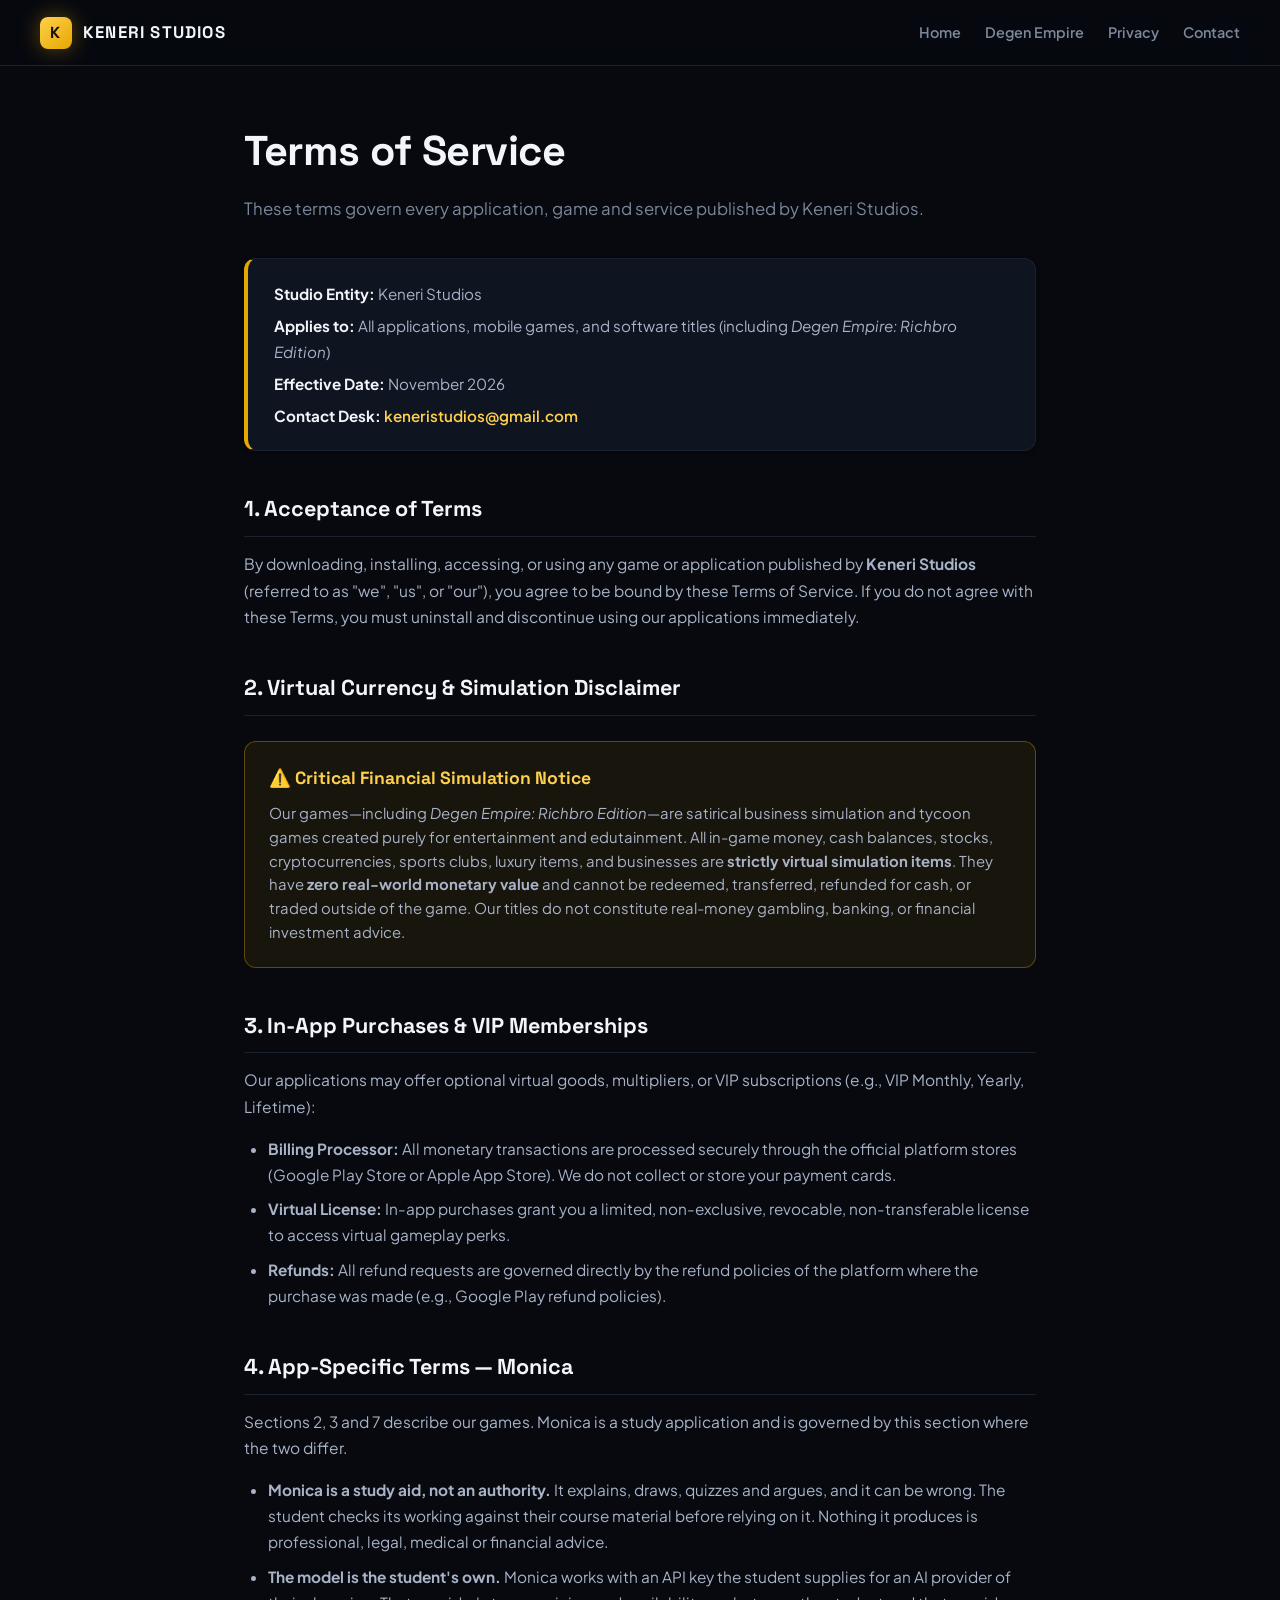
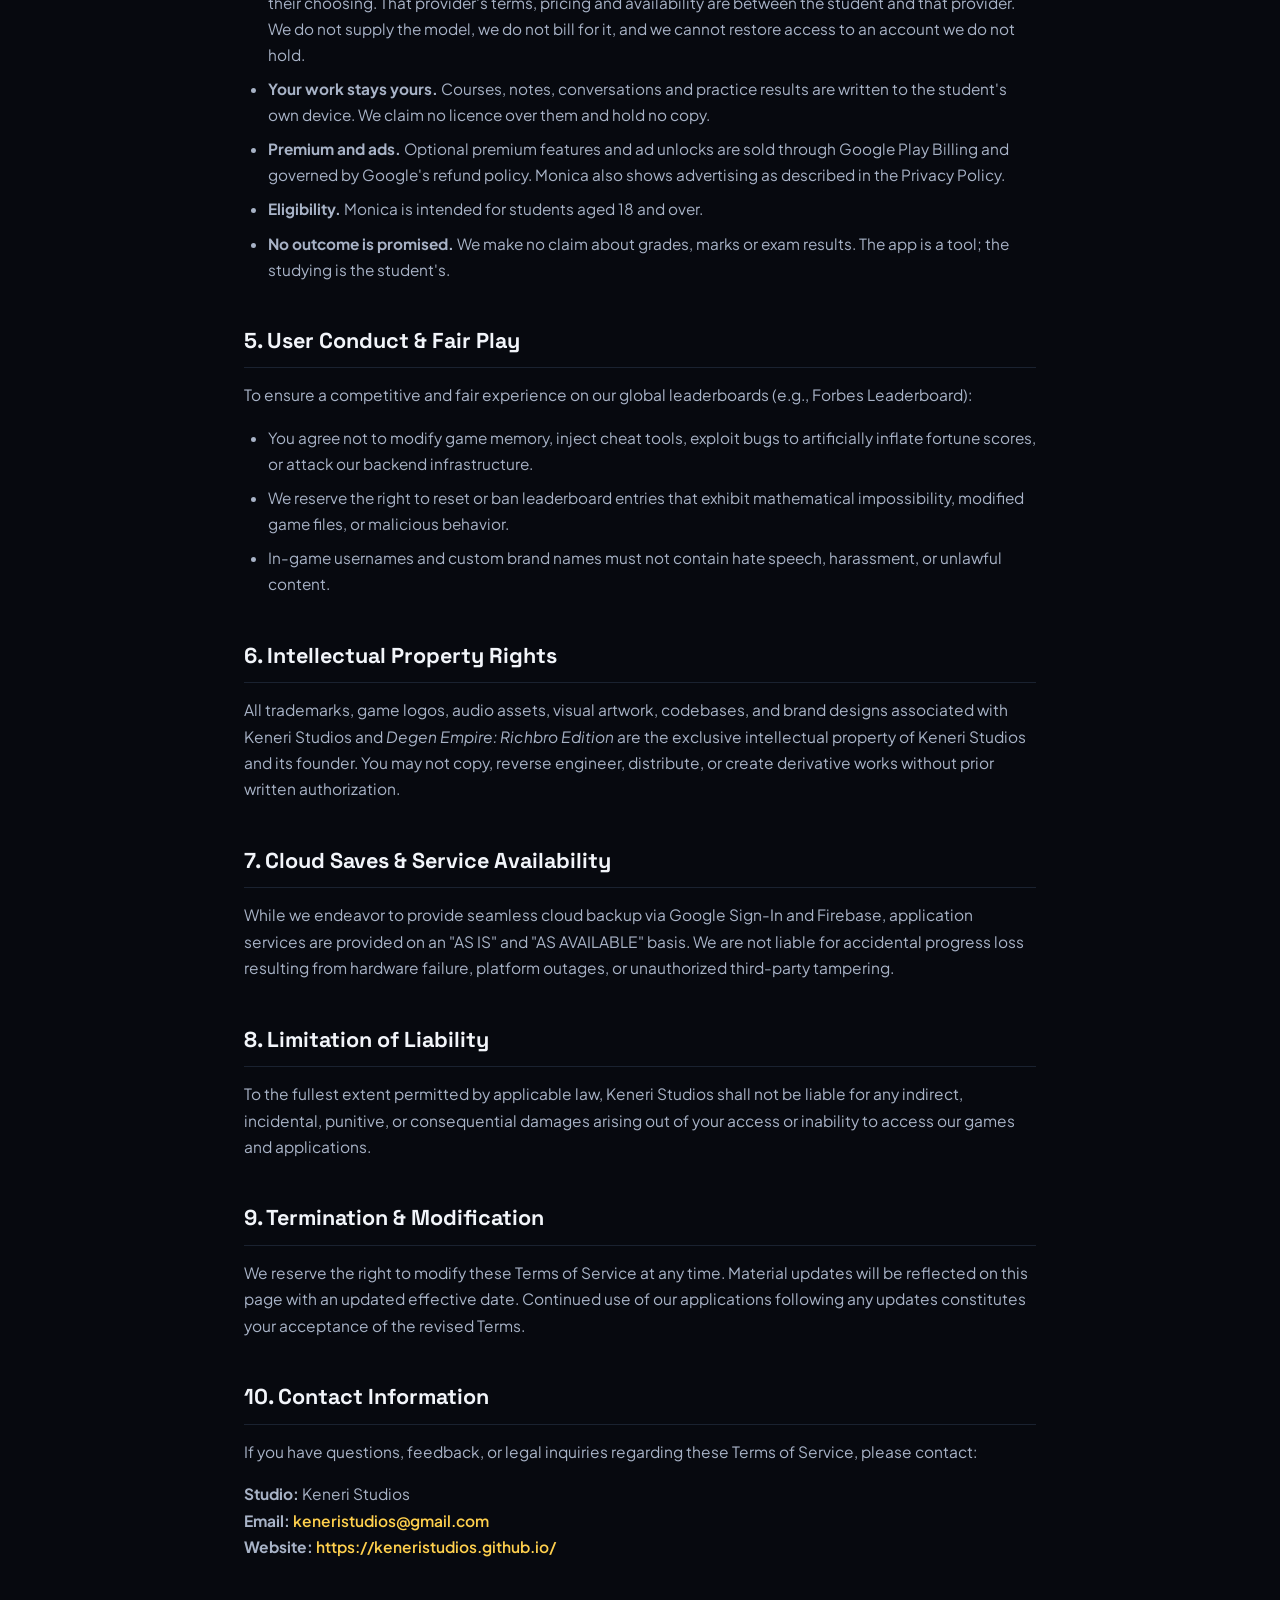
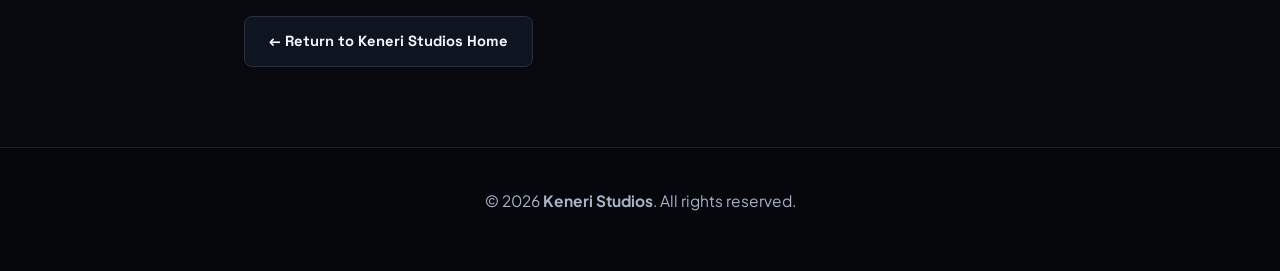
<file: terms.html>
<!DOCTYPE html>
<html lang="en">
<head>
    <meta charset="UTF-8">
    <meta name="viewport" content="width=device-width, initial-scale=1.0">
    <title>Terms of Service | Keneri Studios</title>
    <meta name="description" content="Terms of Service for Keneri Studios, its games, and mobile applications including Degen Empire: Richbro Edition.">
    <link rel="preconnect" href="https://fonts.googleapis.com">
    <link rel="preconnect" href="https://fonts.gstatic.com" crossorigin>
    <link href="https://fonts.googleapis.com/css2?family=Plus+Jakarta+Sans:wght@400;500;600;700;800;900&family=Space+Grotesk:wght@500;600;700;800&display=swap" rel="stylesheet">
    <style>
        :root {
            --bg-base:     #f8f9fc;
            --bg-section:  #f1f4f9;
            --bg-card:     #ffffff;
            --gold:        #e6a800;
            --gold-dark:   #b88300;
            --gold-light:  #ffd000;
            --gold-bg:     rgba(230,168,0,0.08);
            --gold-border: rgba(230,168,0,0.3);
            --text-main:   #0f172a;
            --text-body:   #334155;
            --text-muted:  #64748b;
            --border:      #e2e8f0;
            --border-dk:   #cbd5e1;
            --shadow-sm:   0 1px 4px rgba(15,23,42,0.06);
            --shadow-md:   0 4px 20px rgba(15,23,42,0.08);
        }
        * { box-sizing: border-box; margin: 0; padding: 0; }
        body {
            font-family: 'Plus Jakarta Sans', -apple-system, BlinkMacSystemFont, 'Segoe UI', Roboto, sans-serif;
            background-color: var(--bg-base);
            color: var(--text-body);
            line-height: 1.7;
            -webkit-font-smoothing: antialiased;
        }

        /* NAV */
        nav {
            position: sticky;
            top: 0;
            z-index: 100;
            display: flex;
            justify-content: space-between;
            align-items: center;
            padding: 0 40px;
            height: 66px;
            background: rgba(248,249,252,0.94);
            backdrop-filter: blur(14px);
            border-bottom: 1px solid var(--border);
        }
        .logo {
            display: flex;
            align-items: center;
            gap: 11px;
            font-size: 1.05rem;
            font-weight: 800;
            color: var(--text-main);
            text-decoration: none;
            letter-spacing: 1.2px;
            font-family: 'Space Grotesk', sans-serif;
        }
        .logo-icon {
            width: 32px;
            height: 32px;
            background: var(--gold-light);
            border-radius: 8px;
            display: inline-flex;
            align-items: center;
            justify-content: center;
            color: #000;
            font-weight: 900;
            font-size: 1rem;
        }
        .nav-links { display: flex; gap: 24px; align-items: center; }
        .nav-links a { color: var(--text-muted); text-decoration: none; font-size: 0.9rem; font-weight: 600; transition: color .18s; }
        .nav-links a:hover { color: var(--text-main); }

        .container {
            max-width: 840px;
            margin: 50px auto 80px;
            padding: 0 24px;
        }

        .policy-header { margin-bottom: 35px; }
        .policy-header h1 {
            font-family: 'Space Grotesk', sans-serif;
            font-size: 2.6rem;
            font-weight: 900;
            color: var(--text-main);
            letter-spacing: -0.5px;
            margin-bottom: 8px;
        }
        .policy-header p {
            color: var(--text-muted);
            font-size: 1.05rem;
        }

        .meta-box {
            background: var(--bg-card);
            border: 1.5px solid var(--border);
            border-left: 4px solid var(--gold);
            padding: 22px 26px;
            border-radius: 12px;
            margin: 25px 0 40px;
            box-shadow: var(--shadow-sm);
        }
        .meta-box p { color: var(--text-body); font-size: 0.95rem; margin-bottom: 6px; }
        .meta-box p:last-child { margin-bottom: 0; }
        .meta-box strong { color: var(--text-main); }

        h2 {
            font-family: 'Space Grotesk', sans-serif;
            font-size: 1.35rem;
            color: var(--text-main);
            margin-top: 40px;
            margin-bottom: 14px;
            border-bottom: 1px solid var(--border);
            padding-bottom: 8px;
        }
        p { color: var(--text-body); font-size: 0.97rem; margin-bottom: 16px; }
        ul { margin-left: 24px; margin-bottom: 22px; }
        li { color: var(--text-body); font-size: 0.96rem; margin-bottom: 8px; }

        .disclaimer-box {
            background: var(--gold-bg);
            border: 1.5px solid var(--gold-border);
            border-radius: 12px;
            padding: 22px 24px;
            margin: 25px 0;
        }
        .disclaimer-box h3 {
            color: var(--gold-dark);
            font-size: 1.1rem;
            margin-bottom: 8px;
            font-family: 'Space Grotesk', sans-serif;
        }
        .disclaimer-box p {
            color: var(--text-body);
            margin-bottom: 0;
            font-size: 0.93rem;
            line-height: 1.6;
        }

        a { color: var(--gold-dark); text-decoration: none; font-weight: 600; }
        a:hover { text-decoration: underline; }

        .btn-back {
            display: inline-flex;
            align-items: center;
            gap: 8px;
            background: var(--bg-card);
            color: var(--text-main);
            border: 1.5px solid var(--border-dk);
            padding: 12px 24px;
            border-radius: 8px;
            text-decoration: none;
            font-size: 0.92rem;
            font-weight: 700;
            margin-top: 40px;
            transition: all 0.2s;
            font-family: 'Space Grotesk', sans-serif;
        }
        .btn-back:hover {
            border-color: var(--gold);
            color: var(--gold-dark);
            transform: translateY(-2px);
            box-shadow: var(--shadow-sm);
        }

        footer {
            background: #0f172a;
            border-top: 1px solid #1e293b;
            padding: 40px 20px;
            text-align: center;
            color: #64748b;
            font-size: 0.88rem;
            margin-top: 70px;
        }
        footer a { color: var(--gold-light); }

        @media (max-width: 768px) {
            nav { padding: 0 20px; }
            .policy-header h1 { font-size: 2.1rem; }
        }
    </style>
<link rel="stylesheet" href="assets/theme.css">
</head>
<body>

    <nav>
        <a href="index.html" class="logo">
            <span class="logo-icon">K</span>
            KENERI STUDIOS
        </a>
        <div class="nav-links">
            <a href="index.html">Home</a>
            <a href="product.html?app=degen-empire">Degen Empire</a>
            <a href="privacy-policy.html">Privacy</a>
            <a href="mailto:keneristudios@gmail.com">Contact</a>
        </div>
    </nav>

    <div class="container">
        <div class="policy-header">
            <h1>Terms of Service</h1>
            <p>These terms govern every application, game and service published by Keneri Studios.</p>
        </div>

        <div class="meta-box">
            <p><strong>Studio Entity:</strong> Keneri Studios</p>
            <p><strong>Applies to:</strong> All applications, mobile games, and software titles (including <em>Degen Empire: Richbro Edition</em>)</p>
            <p><strong>Effective Date:</strong> November 2026</p>
            <p><strong>Contact Desk:</strong> <a href="mailto:keneristudios@gmail.com">keneristudios@gmail.com</a></p>
        </div>

        <h2>1. Acceptance of Terms</h2>
        <p>By downloading, installing, accessing, or using any game or application published by <strong>Keneri Studios</strong> (referred to as "we", "us", or "our"), you agree to be bound by these Terms of Service. If you do not agree with these Terms, you must uninstall and discontinue using our applications immediately.</p>

        <h2>2. Virtual Currency &amp; Simulation Disclaimer</h2>
        <div class="disclaimer-box">
            <h3>⚠️ Critical Financial Simulation Notice</h3>
            <p>Our games—including <em>Degen Empire: Richbro Edition</em>—are satirical business simulation and tycoon games created purely for entertainment and edutainment. All in-game money, cash balances, stocks, cryptocurrencies, sports clubs, luxury items, and businesses are <strong>strictly virtual simulation items</strong>. They have <strong>zero real-world monetary value</strong> and cannot be redeemed, transferred, refunded for cash, or traded outside of the game. Our titles do not constitute real-money gambling, banking, or financial investment advice.</p>
        </div>

        <h2>3. In-App Purchases &amp; VIP Memberships</h2>
        <p>Our applications may offer optional virtual goods, multipliers, or VIP subscriptions (e.g., VIP Monthly, Yearly, Lifetime):</p>
        <ul>
            <li><strong>Billing Processor:</strong> All monetary transactions are processed securely through the official platform stores (Google Play Store or Apple App Store). We do not collect or store your payment cards.</li>
            <li><strong>Virtual License:</strong> In-app purchases grant you a limited, non-exclusive, revocable, non-transferable license to access virtual gameplay perks.</li>
            <li><strong>Refunds:</strong> All refund requests are governed directly by the refund policies of the platform where the purchase was made (e.g., Google Play refund policies).</li>
        </ul>

                <h2>4. App-Specific Terms &mdash; Monica</h2>
        <p>Sections 2, 3 and 7 describe our games. Monica is a study application and is governed by this section where the two differ.</p>
        <ul>
            <li><strong>Monica is a study aid, not an authority.</strong> It explains, draws, quizzes and argues, and it can be wrong. The student checks its working against their course material before relying on it. Nothing it produces is professional, legal, medical or financial advice.</li>
            <li><strong>The model is the student's own.</strong> Monica works with an API key the student supplies for an AI provider of their choosing. That provider's terms, pricing and availability are between the student and that provider. We do not supply the model, we do not bill for it, and we cannot restore access to an account we do not hold.</li>
            <li><strong>Your work stays yours.</strong> Courses, notes, conversations and practice results are written to the student's own device. We claim no licence over them and hold no copy.</li>
            <li><strong>Premium and ads.</strong> Optional premium features and ad unlocks are sold through Google Play Billing and governed by Google's refund policy. Monica also shows advertising as described in the Privacy Policy.</li>
            <li><strong>Eligibility.</strong> Monica is intended for students aged 18 and over.</li>
            <li><strong>No outcome is promised.</strong> We make no claim about grades, marks or exam results. The app is a tool; the studying is the student's.</li>
        </ul>

<h2>5. User Conduct &amp; Fair Play</h2>
        <p>To ensure a competitive and fair experience on our global leaderboards (e.g., Forbes Leaderboard):</p>
        <ul>
            <li>You agree not to modify game memory, inject cheat tools, exploit bugs to artificially inflate fortune scores, or attack our backend infrastructure.</li>
            <li>We reserve the right to reset or ban leaderboard entries that exhibit mathematical impossibility, modified game files, or malicious behavior.</li>
            <li>In-game usernames and custom brand names must not contain hate speech, harassment, or unlawful content.</li>
        </ul>

        <h2>6. Intellectual Property Rights</h2>
        <p>All trademarks, game logos, audio assets, visual artwork, codebases, and brand designs associated with Keneri Studios and <em>Degen Empire: Richbro Edition</em> are the exclusive intellectual property of Keneri Studios and its founder. You may not copy, reverse engineer, distribute, or create derivative works without prior written authorization.</p>

        <h2>7. Cloud Saves &amp; Service Availability</h2>
        <p>While we endeavor to provide seamless cloud backup via Google Sign-In and Firebase, application services are provided on an "AS IS" and "AS AVAILABLE" basis. We are not liable for accidental progress loss resulting from hardware failure, platform outages, or unauthorized third-party tampering.</p>

        <h2>8. Limitation of Liability</h2>
        <p>To the fullest extent permitted by applicable law, Keneri Studios shall not be liable for any indirect, incidental, punitive, or consequential damages arising out of your access or inability to access our games and applications.</p>

        <h2>9. Termination &amp; Modification</h2>
        <p>We reserve the right to modify these Terms of Service at any time. Material updates will be reflected on this page with an updated effective date. Continued use of our applications following any updates constitutes your acceptance of the revised Terms.</p>

        <h2>10. Contact Information</h2>
        <p>If you have questions, feedback, or legal inquiries regarding these Terms of Service, please contact:</p>
        <p><strong>Studio:</strong> Keneri Studios<br>
        <strong>Email:</strong> <a href="mailto:keneristudios@gmail.com">keneristudios@gmail.com</a><br>
        <strong>Website:</strong> <a href="https://keneristudios.github.io/">https://keneristudios.github.io/</a></p>

        <a href="index.html" class="btn-back">&larr; Return to Keneri Studios Home</a>
    </div>

    <footer>
        <p>&copy; 2026 <strong>Keneri Studios</strong>. All rights reserved.</p>
    </footer>

</body>
</html>
</file>
<file: assets/theme.css>
/* Keneri Studios — dark skin for the inner pages.
   The home page is near-black; these pages were built light. Rather than rewrite
   four documents, this overrides the variables they already read, so one file
   keeps the whole site in one palette. Loaded last, after each page's own CSS. */

:root{
  --bg-base:#07090f;
  --bg-section:#0b0f18;
  --bg-card:#0e1420;
  --text-main:#f2f5fa;
  --text-body:#a8b3c7;
  --text-muted:#7b879b;
  --border:#1a2230;
  --border-dk:#26303f;
  --gold:#e6a800;
  --gold-dark:#ffd04d;
  --gold-light:#ffd04d;
  --gold-bg:rgba(230,168,0,.08);
  --gold-border:rgba(230,168,0,.35);
  --shadow-sm:0 1px 4px rgba(0,0,0,.5);
  --shadow-md:0 8px 30px rgba(0,0,0,.6);
}

html{background:#07090f}
body{
  background:#07090f!important;
  color:#a8b3c7!important;
}

/* Nav: same frosted bar as the home page. */
nav{
  background:rgba(7,9,15,.82)!important;
  backdrop-filter:blur(18px) saturate(140%)!important;
  border-bottom:1px solid #1a2230!important;
}
.logo{color:#f2f5fa!important}
.logo-icon{
  background:linear-gradient(140deg,#ffd04d,#e6a800)!important;
  color:#1a1200!important;
  box-shadow:0 0 22px rgba(230,168,0,.4);
}
.nav-links a{color:#7b879b!important}
.nav-links a:hover{color:#f2f5fa!important}

/* Sections and cards. */
.section-divider{background:#0b0f18!important}
h1,h2,h3,h4,h5{color:#f2f5fa}
p,li{color:#a8b3c7}

.card,
[class*="-card"],
[class*="Card"],
.panel,
.item,
.tier{
  background:#0e1420!important;
  border-color:#1a2230!important;
  box-shadow:0 20px 50px -30px rgba(0,0,0,.9)!important;
}

/* Gold stays gold — it is the studio's accent, and it reads better on black. */
.gold, .badge, .pill, .tag{background:rgba(230,168,0,.12)!important;color:#ffd04d!important;border-color:rgba(230,168,0,.35)!important}

a{color:#ffd04d}
a:hover{color:#fff}

table{border-color:#1a2230!important}
th{background:#0e1420!important;color:#f2f5fa!important}
td{border-color:#1a2230!important}

footer{
  background:#05070c!important;
  border-top:1px solid #1a2230!important;
  color:#7b879b;
}

::selection{background:rgba(230,168,0,.3);color:#fff}
</file>
